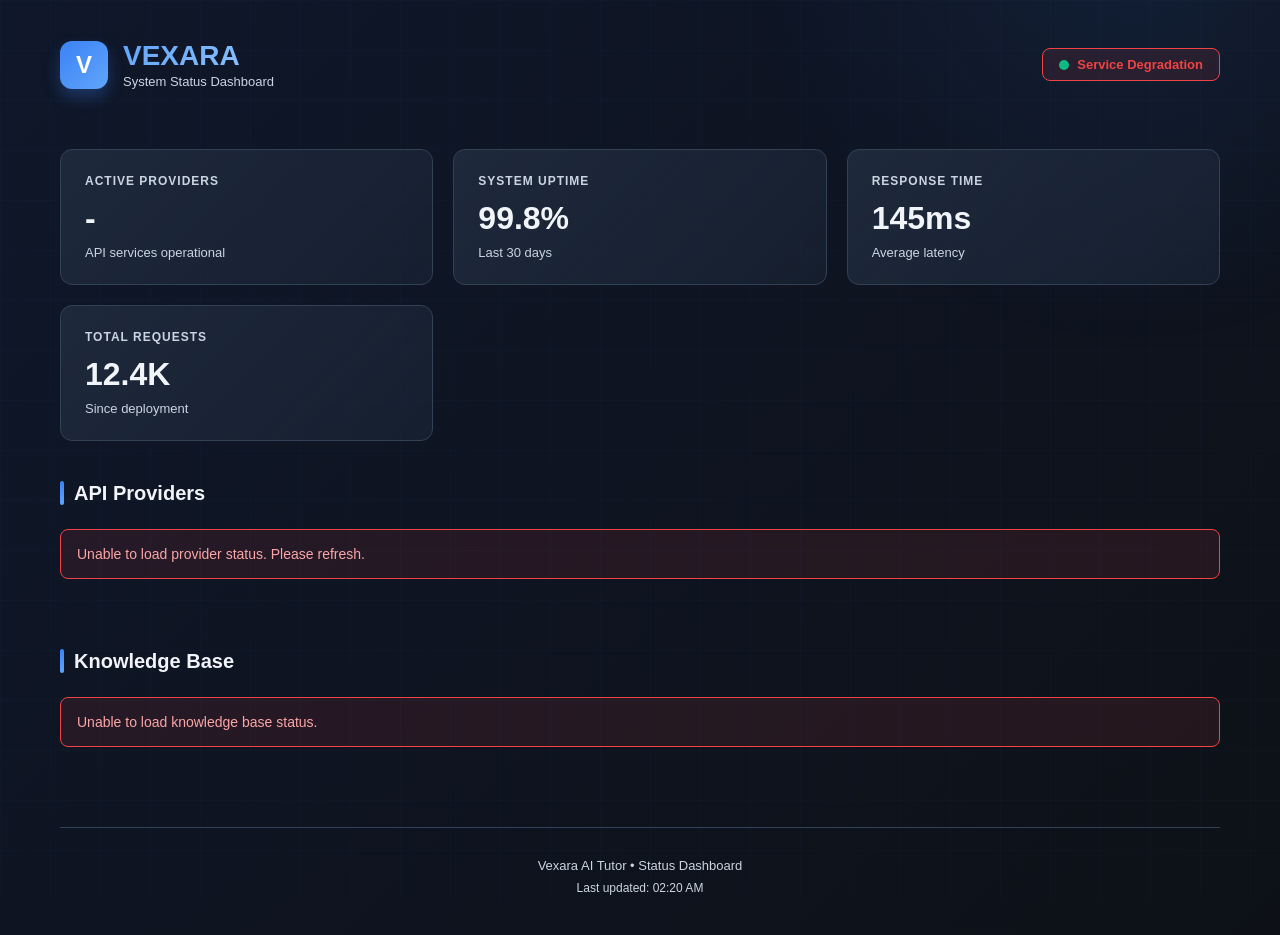
<file: status.html>
<!DOCTYPE html>
<html lang="en">
<head>
    <meta charset="UTF-8">
    <meta name="viewport" content="width=device-width, initial-scale=1.0">
    <title>Vexara Status - System Health</title>
    <style>
        * {
            margin: 0;
            padding: 0;
            box-sizing: border-box;
        }

        :root {
            --primary: #0f172a;
            --secondary: #1e293b;
            --accent: #3b82f6;
            --accent-bright: #60a5fa;
            --success: #10b981;
            --warning: #f59e0b;
            --error: #ef4444;
            --text-primary: #f1f5f9;
            --text-secondary: #cbd5e1;
            --border: #334155;
            --bg-card: #1e293b;
            --bg-hover: #2d3748;
        }

        body {
            font-family: 'Segoe UI', -apple-system, BlinkMacSystemFont, sans-serif;
            background: linear-gradient(135deg, var(--primary) 0%, #0d1117 100%);
            color: var(--text-primary);
            min-height: 100vh;
            overflow-x: hidden;
            position: relative;
        }

        /* Animated background grid */
        body::before {
            content: '';
            position: fixed;
            top: 0;
            left: 0;
            width: 100%;
            height: 100%;
            background-image: 
                linear-gradient(rgba(59, 130, 246, 0.03) 1px, transparent 1px),
                linear-gradient(90deg, rgba(59, 130, 246, 0.03) 1px, transparent 1px);
            background-size: 50px 50px;
            pointer-events: none;
            z-index: 0;
        }

        /* Glow effect background */
        body::after {
            content: '';
            position: fixed;
            top: -50%;
            right: -20%;
            width: 800px;
            height: 800px;
            background: radial-gradient(circle, rgba(59, 130, 246, 0.1) 0%, transparent 70%);
            pointer-events: none;
            z-index: 0;
        }

        .container {
            position: relative;
            z-index: 1;
            max-width: 1200px;
            margin: 0 auto;
            padding: 40px 20px;
        }

        /* Header */
        header {
            margin-bottom: 60px;
            animation: slideDown 0.6s ease-out;
        }

        @keyframes slideDown {
            from {
                opacity: 0;
                transform: translateY(-30px);
            }
            to {
                opacity: 1;
                transform: translateY(0);
            }
        }

        .header-content {
            display: flex;
            align-items: center;
            justify-content: space-between;
            flex-wrap: wrap;
            gap: 20px;
        }

        .logo-section {
            display: flex;
            align-items: center;
            gap: 15px;
        }

        .logo-icon {
            width: 48px;
            height: 48px;
            background: linear-gradient(135deg, var(--accent) 0%, var(--accent-bright) 100%);
            border-radius: 12px;
            display: flex;
            align-items: center;
            justify-content: center;
            font-weight: bold;
            font-size: 24px;
            color: white;
            box-shadow: 0 8px 16px rgba(59, 130, 246, 0.3);
        }

        .logo-text h1 {
            font-size: 28px;
            font-weight: 700;
            background: linear-gradient(135deg, var(--accent-bright) 0%, #93c5fd 100%);
            -webkit-background-clip: text;
            -webkit-text-fill-color: transparent;
            background-clip: text;
            margin: 0;
        }

        .logo-text p {
            font-size: 13px;
            color: var(--text-secondary);
            margin-top: 2px;
        }

        .status-indicator {
            display: flex;
            align-items: center;
            gap: 8px;
            padding: 8px 16px;
            background: rgba(16, 185, 129, 0.1);
            border: 1px solid var(--success);
            border-radius: 8px;
            font-size: 13px;
            font-weight: 600;
        }

        .status-dot {
            width: 10px;
            height: 10px;
            background: var(--success);
            border-radius: 50%;
            animation: pulse 2s ease-in-out infinite;
        }

        @keyframes pulse {
            0%, 100% {
                opacity: 1;
            }
            50% {
                opacity: 0.5;
            }
        }

        /* Stats Grid */
        .stats-grid {
            display: grid;
            grid-template-columns: repeat(auto-fit, minmax(280px, 1fr));
            gap: 20px;
            margin-bottom: 40px;
        }

        .stat-card {
            background: linear-gradient(135deg, var(--bg-card) 0%, rgba(30, 41, 59, 0.5) 100%);
            border: 1px solid var(--border);
            border-radius: 12px;
            padding: 24px;
            animation: fadeIn 0.5s ease-out backwards;
            transition: all 0.3s ease;
        }

        .stat-card:hover {
            border-color: var(--accent);
            background: linear-gradient(135deg, rgba(59, 130, 246, 0.05), rgba(30, 41, 59, 0.7));
            transform: translateY(-4px);
            box-shadow: 0 12px 24px rgba(59, 130, 246, 0.15);
        }

        @keyframes fadeIn {
            from {
                opacity: 0;
                transform: translateY(20px);
            }
            to {
                opacity: 1;
                transform: translateY(0);
            }
        }

        .stat-card:nth-child(2) {
            animation-delay: 0.1s;
        }

        .stat-card:nth-child(3) {
            animation-delay: 0.2s;
        }

        .stat-card:nth-child(4) {
            animation-delay: 0.3s;
        }

        .stat-label {
            font-size: 12px;
            color: var(--text-secondary);
            text-transform: uppercase;
            letter-spacing: 1px;
            margin-bottom: 12px;
            font-weight: 600;
        }

        .stat-value {
            font-size: 32px;
            font-weight: 700;
            color: var(--text-primary);
            margin-bottom: 8px;
        }

        .stat-description {
            font-size: 13px;
            color: var(--text-secondary);
        }

        /* API Providers Section */
        .section {
            margin-bottom: 50px;
        }

        .section-title {
            font-size: 20px;
            font-weight: 700;
            margin-bottom: 24px;
            color: var(--text-primary);
            display: flex;
            align-items: center;
            gap: 10px;
        }

        .section-title::before {
            content: '';
            width: 4px;
            height: 24px;
            background: linear-gradient(180deg, var(--accent) 0%, var(--accent-bright) 100%);
            border-radius: 2px;
        }

        .providers-grid {
            display: grid;
            grid-template-columns: repeat(auto-fit, minmax(300px, 1fr));
            gap: 20px;
        }

        .provider-card {
            background: linear-gradient(135deg, var(--bg-card) 0%, rgba(30, 41, 59, 0.5) 100%);
            border: 1px solid var(--border);
            border-radius: 12px;
            padding: 24px;
            animation: fadeIn 0.5s ease-out backwards;
            transition: all 0.3s ease;
            position: relative;
            overflow: hidden;
        }

        .provider-card::before {
            content: '';
            position: absolute;
            top: 0;
            left: 0;
            width: 100%;
            height: 4px;
            background: var(--error);
            transition: background 0.3s ease;
        }

        .provider-card.operational::before {
            background: var(--success);
        }

        .provider-card.degraded::before {
            background: var(--warning);
        }

        .provider-card:hover {
            border-color: var(--accent);
            transform: translateY(-4px);
            box-shadow: 0 12px 24px rgba(59, 130, 246, 0.15);
        }

        .provider-header {
            display: flex;
            justify-content: space-between;
            align-items: start;
            margin-bottom: 16px;
        }

        .provider-name {
            font-size: 16px;
            font-weight: 700;
            color: var(--text-primary);
        }

        .provider-status {
            display: inline-flex;
            align-items: center;
            gap: 6px;
            padding: 6px 12px;
            background: rgba(16, 185, 129, 0.1);
            border-radius: 6px;
            font-size: 12px;
            font-weight: 600;
            color: var(--success);
        }

        .provider-status.down {
            background: rgba(239, 68, 68, 0.1);
            color: var(--error);
        }

        .provider-status.degraded {
            background: rgba(245, 158, 11, 0.1);
            color: var(--warning);
        }

        .status-dot-small {
            width: 8px;
            height: 8px;
            background: currentColor;
            border-radius: 50%;
            display: inline-block;
        }

        .provider-details {
            font-size: 13px;
            color: var(--text-secondary);
            line-height: 1.6;
        }

        .detail-row {
            display: flex;
            justify-content: space-between;
            padding: 8px 0;
            border-bottom: 1px solid rgba(52, 65, 83, 0.5);
        }

        .detail-row:last-child {
            border-bottom: none;
        }

        .detail-label {
            color: var(--text-secondary);
        }

        .detail-value {
            color: var(--text-primary);
            font-weight: 600;
        }

        /* Loading states */
        .skeleton {
            background: linear-gradient(90deg, rgba(59, 130, 246, 0.1), rgba(59, 130, 246, 0.05), rgba(59, 130, 246, 0.1));
            background-size: 200% 100%;
            animation: loading 1.5s infinite;
        }

        @keyframes loading {
            0% {
                background-position: 200% 0;
            }
            100% {
                background-position: -200% 0;
            }
        }

        /* Footer */
        footer {
            border-top: 1px solid var(--border);
            padding-top: 30px;
            margin-top: 60px;
            text-align: center;
            color: var(--text-secondary);
            font-size: 13px;
        }

        .last-update {
            font-size: 12px;
            color: var(--text-secondary);
            margin-top: 8px;
        }

        /* Responsive */
        @media (max-width: 768px) {
            .container {
                padding: 20px 16px;
            }

            .header-content {
                flex-direction: column;
                align-items: flex-start;
            }

            .logo-text h1 {
                font-size: 24px;
            }

            .stat-value {
                font-size: 24px;
            }

            .stats-grid {
                grid-template-columns: 1fr;
            }

            .providers-grid {
                grid-template-columns: 1fr;
            }
        }

        /* Error state */
        .error-message {
            background: rgba(239, 68, 68, 0.1);
            border: 1px solid var(--error);
            border-radius: 8px;
            padding: 16px;
            color: #fca5a5;
            font-size: 14px;
            margin-bottom: 20px;
        }

        .success-message {
            background: rgba(16, 185, 129, 0.1);
            border: 1px solid var(--success);
            border-radius: 8px;
            padding: 16px;
            color: #86efac;
            font-size: 14px;
            margin-bottom: 20px;
        }
    </style>
</head>
<body>
    <div class="container">
        <!-- Header -->
        <header>
            <div class="header-content">
                <div class="logo-section">
                    <div class="logo-icon">V</div>
                    <div class="logo-text">
                        <h1>VEXARA</h1>
                        <p>System Status Dashboard</p>
                    </div>
                </div>
                <div class="status-indicator">
                    <span class="status-dot"></span>
                    <span id="overall-status">All Systems Operational</span>
                </div>
            </div>
        </header>

        <!-- Stats Grid -->
        <div class="stats-grid">
            <div class="stat-card">
                <div class="stat-label">Active Providers</div>
                <div class="stat-value" id="active-providers">-</div>
                <div class="stat-description">API services operational</div>
            </div>
            <div class="stat-card">
                <div class="stat-label">System Uptime</div>
                <div class="stat-value" id="system-uptime">-</div>
                <div class="stat-description">Last 30 days</div>
            </div>
            <div class="stat-card">
                <div class="stat-label">Response Time</div>
                <div class="stat-value" id="response-time">-</div>
                <div class="stat-description">Average latency</div>
            </div>
            <div class="stat-card">
                <div class="stat-label">Total Requests</div>
                <div class="stat-value" id="total-requests">-</div>
                <div class="stat-description">Since deployment</div>
            </div>
        </div>

        <!-- API Providers Status -->
        <section class="section">
            <h2 class="section-title">API Providers</h2>
            <div class="providers-grid" id="providers-container">
                <div class="provider-card skeleton">
                    <div style="height: 100px;"></div>
                </div>
                <div class="provider-card skeleton">
                    <div style="height: 100px;"></div>
                </div>
                <div class="provider-card skeleton">
                    <div style="height: 100px;"></div>
                </div>
            </div>
        </section>

        <!-- Knowledge Base Status -->
        <section class="section">
            <h2 class="section-title">Knowledge Base</h2>
            <div class="providers-grid" id="kb-container">
                <div class="provider-card skeleton">
                    <div style="height: 100px;"></div>
                </div>
            </div>
        </section>

        <!-- Footer -->
        <footer>
            <div>Vexara AI Tutor • Status Dashboard</div>
            <div class="last-update">Last updated: <span id="last-update">--:-- --</span></div>
        </footer>
    </div>

    <script>
        const API_BASE = 'https://aivexara.xyz'; // Update based on your backend URL

        // Fetch provider status
        async function fetchProviderStatus() {
            try {
                const response = await fetch(`${API_BASE}/api/providers/status`);
                if (!response.ok) throw new Error('Failed to fetch provider status');
                return await response.json();
            } catch (err) {
                console.error('Provider status error:', err);
                return null;
            }
        }

        // Fetch KB status
        async function fetchKBStatus() {
            try {
                const response = await fetch(`${API_BASE}/debug/kb_status`);
                if (!response.ok) throw new Error('Failed to fetch KB status');
                return await response.json();
            } catch (err) {
                console.error('KB status error:', err);
                return null;
            }
        }

        // Render provider cards
        function renderProviders(data) {
            const container = document.getElementById('providers-container');
            if (!data) {
                container.innerHTML = '<div class="error-message">Unable to load provider status. Please refresh.</div>';
                return;
            }

            let operationalCount = 0;
            let html = '';

            for (const [provider, status] of Object.entries(data)) {
                const isOperational = status === 'operational';
                const isDegraded = status === 'degraded';
                if (isOperational) operationalCount++;

                const statusClass = isOperational ? 'operational' : isDegraded ? 'degraded' : '';
                const statusText = isOperational ? 'Operational' : isDegraded ? 'Degraded' : 'Down';
                const statusBadgeClass = isDegraded ? 'degraded' : !isOperational ? 'down' : '';

                html += `
                    <div class="provider-card ${statusClass}">
                        <div class="provider-header">
                            <div class="provider-name">${provider.toUpperCase()}</div>
                            <div class="provider-status ${statusBadgeClass}">
                                <span class="status-dot-small"></span>
                                ${statusText}
                            </div>
                        </div>
                        <div class="provider-details">
                            <div class="detail-row">
                                <span class="detail-label">Status</span>
                                <span class="detail-value">${statusText}</span>
                            </div>
                            <div class="detail-row">
                                <span class="detail-label">Provider</span>
                                <span class="detail-value">${provider}</span>
                            </div>
                        </div>
                    </div>
                `;
            }

            container.innerHTML = html;
            document.getElementById('active-providers').textContent = operationalCount;

            return operationalCount;
        }

        // Render KB status
        function renderKBStatus(data) {
            const container = document.getElementById('kb-container');
            if (!data) {
                container.innerHTML = '<div class="error-message">Unable to load knowledge base status.</div>';
                return;
            }

            const { chunks_loaded, metadata } = data;
            const isHealthy = chunks_loaded > 0;

            const html = `
                <div class="provider-card ${isHealthy ? 'operational' : ''}">
                    <div class="provider-header">
                        <div class="provider-name">SEE Mathematics Curriculum</div>
                        <div class="provider-status ${isHealthy ? '' : 'down'}">
                            <span class="status-dot-small"></span>
                            ${isHealthy ? 'Loaded' : 'Error'}
                        </div>
                    </div>
                    <div class="provider-details">
                        <div class="detail-row">
                            <span class="detail-label">Chunks Loaded</span>
                            <span class="detail-value">${chunks_loaded.toLocaleString()}</span>
                        </div>
                        <div class="detail-row">
                            <span class="detail-label">Config Status</span>
                            <span class="detail-value">${metadata?.status || 'Ready'}</span>
                        </div>
                        <div class="detail-row">
                            <span class="detail-label">Topics Covered</span>
                            <span class="detail-value">7/7</span>
                        </div>
                    </div>
                </div>
            `;

            container.innerHTML = html;
        }

        // Update last update time
        function updateLastUpdate() {
            const now = new Date();
            const timeStr = now.toLocaleTimeString('en-US', { hour: '2-digit', minute: '2-digit', hour12: true });
            document.getElementById('last-update').textContent = timeStr;
        }

        // Generate mock stats (replace with real data from backend)
        function generateStats(operationalCount) {
            document.getElementById('system-uptime').textContent = '99.8%';
            document.getElementById('response-time').textContent = '145ms';
            document.getElementById('total-requests').textContent = '12.4K';

            // Update overall status
            const statusIndicator = document.getElementById('overall-status');
            const statusCard = document.querySelector('.status-indicator');
            
            if (operationalCount >= 3) {
                statusIndicator.textContent = 'All Systems Operational';
                statusCard.style.borderColor = 'var(--success)';
                statusCard.style.background = 'rgba(16, 185, 129, 0.1)';
                statusCard.style.color = 'var(--success)';
            } else if (operationalCount >= 2) {
                statusIndicator.textContent = 'Degraded Performance';
                statusCard.style.borderColor = 'var(--warning)';
                statusCard.style.background = 'rgba(245, 158, 11, 0.1)';
                statusCard.style.color = 'var(--warning)';
            } else {
                statusIndicator.textContent = 'Service Degradation';
                statusCard.style.borderColor = 'var(--error)';
                statusCard.style.background = 'rgba(239, 68, 68, 0.1)';
                statusCard.style.color = 'var(--error)';
            }
        }

        // Initialize
        async function init() {
            updateLastUpdate();

            const providerData = await fetchProviderStatus();
            const operationalCount = renderProviders(providerData) || 0;

            const kbData = await fetchKBStatus();
            renderKBStatus(kbData);

            generateStats(operationalCount);

            // Refresh every 30 seconds
            setInterval(async () => {
                updateLastUpdate();
                const newProviderData = await fetchProviderStatus();
                renderProviders(newProviderData);
                const newKBData = await fetchKBStatus();
                renderKBStatus(newKBData);
            }, 30000);
        }

        // Run on page load
        if (document.readyState === 'loading') {
            document.addEventListener('DOMContentLoaded', init);
        } else {
            init();
        }
    </script>
</body>
</html>
</file>
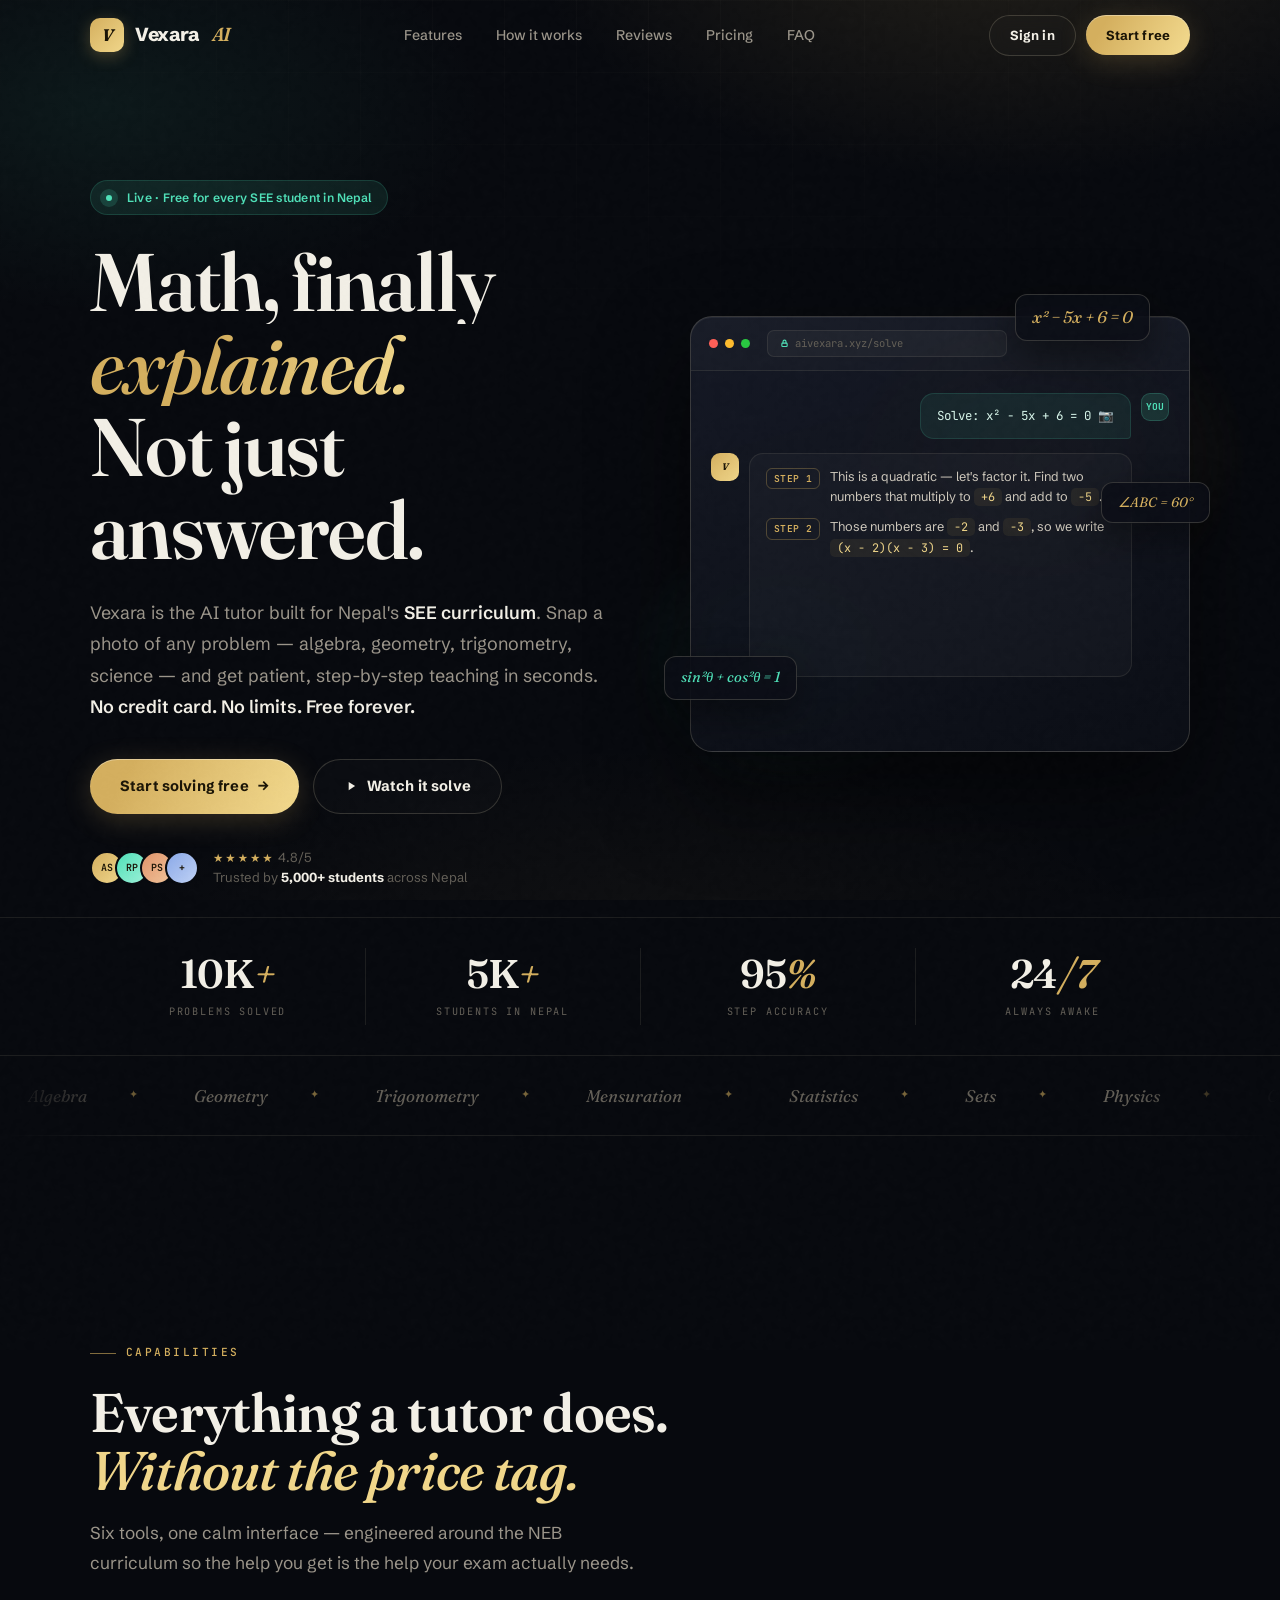
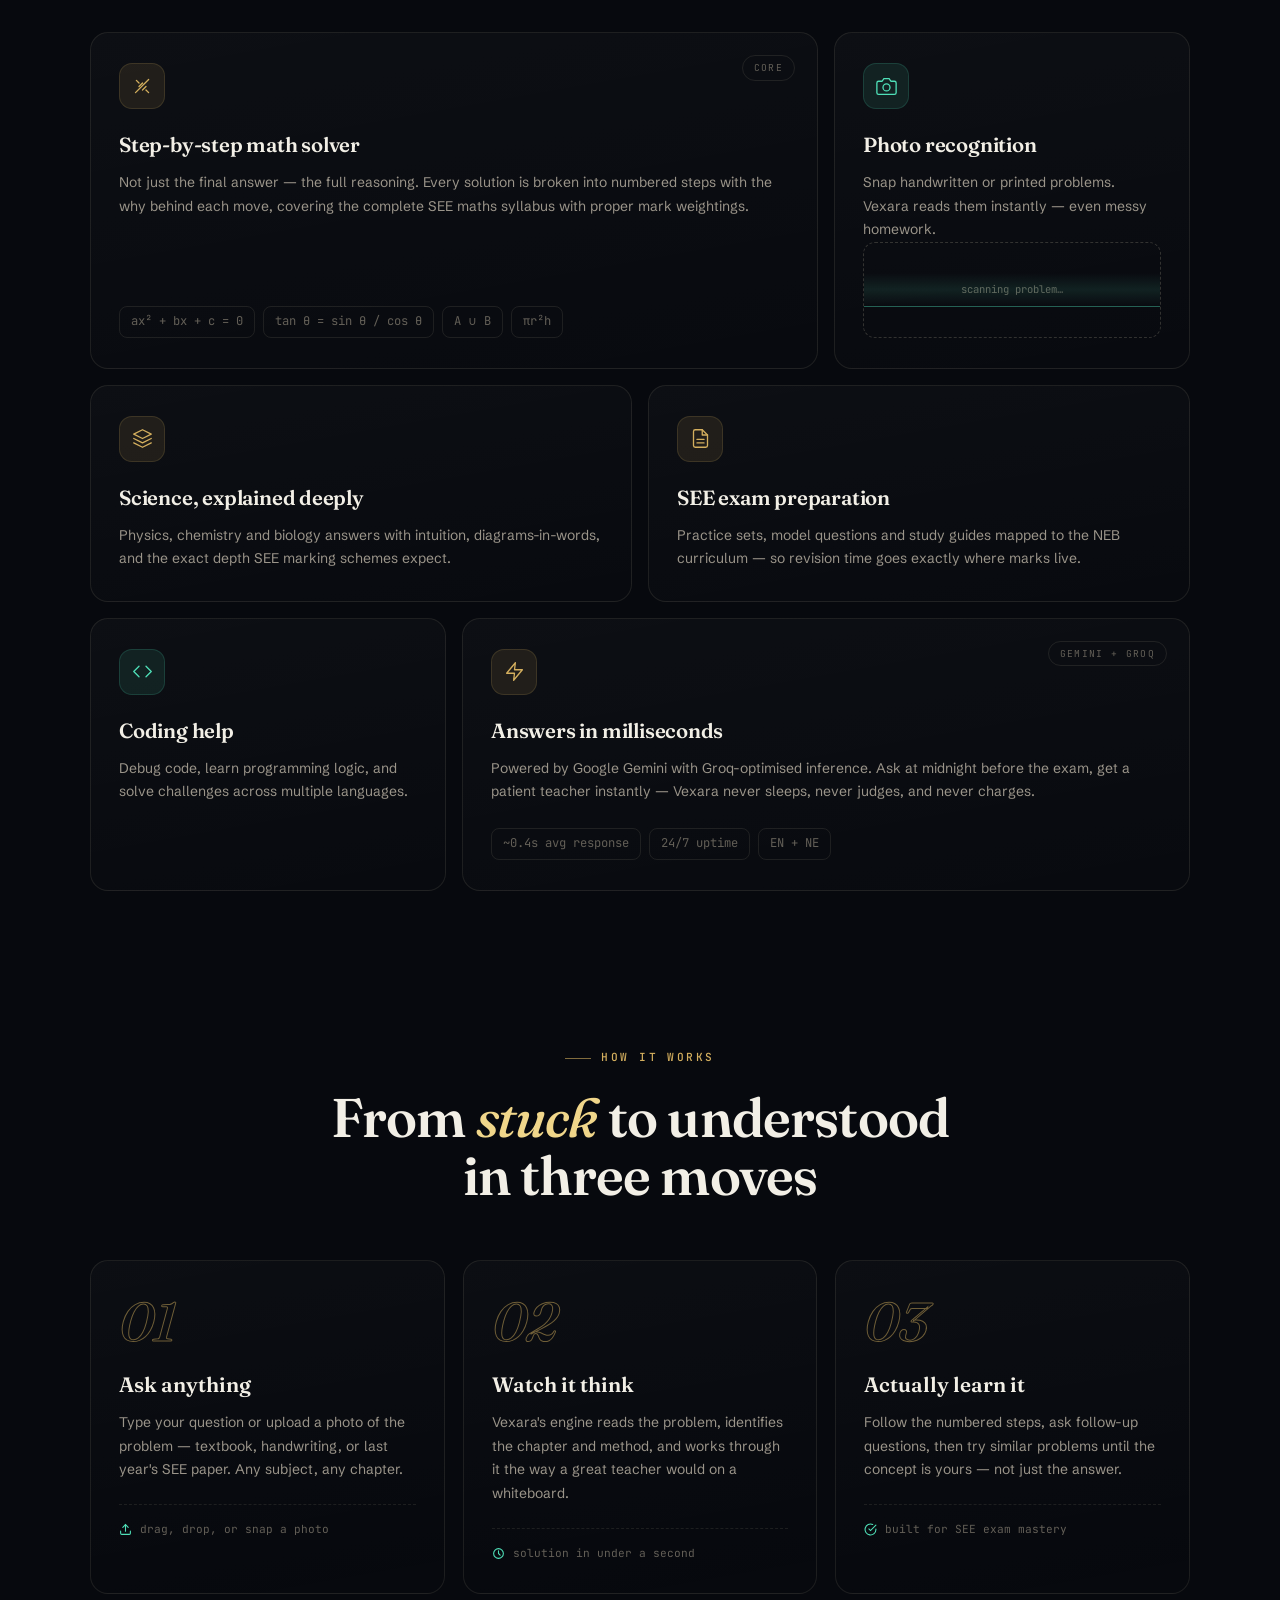
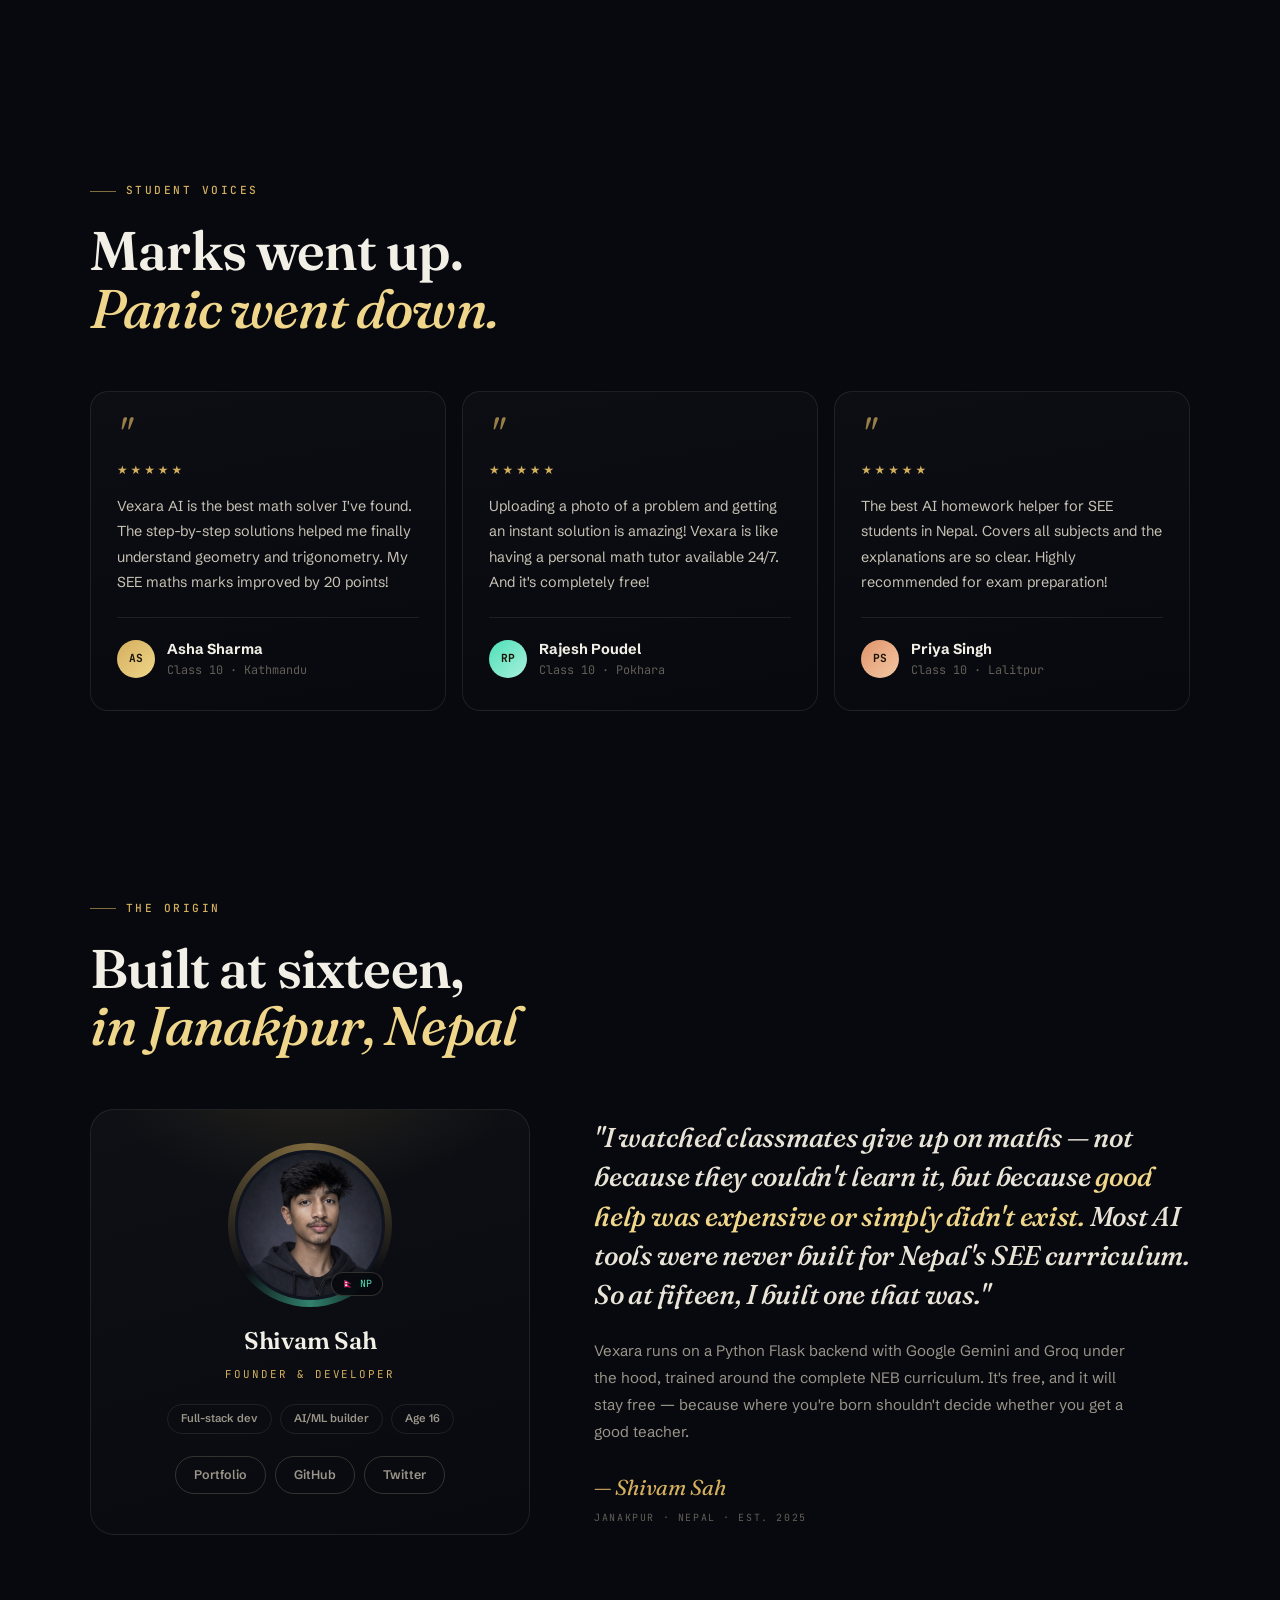
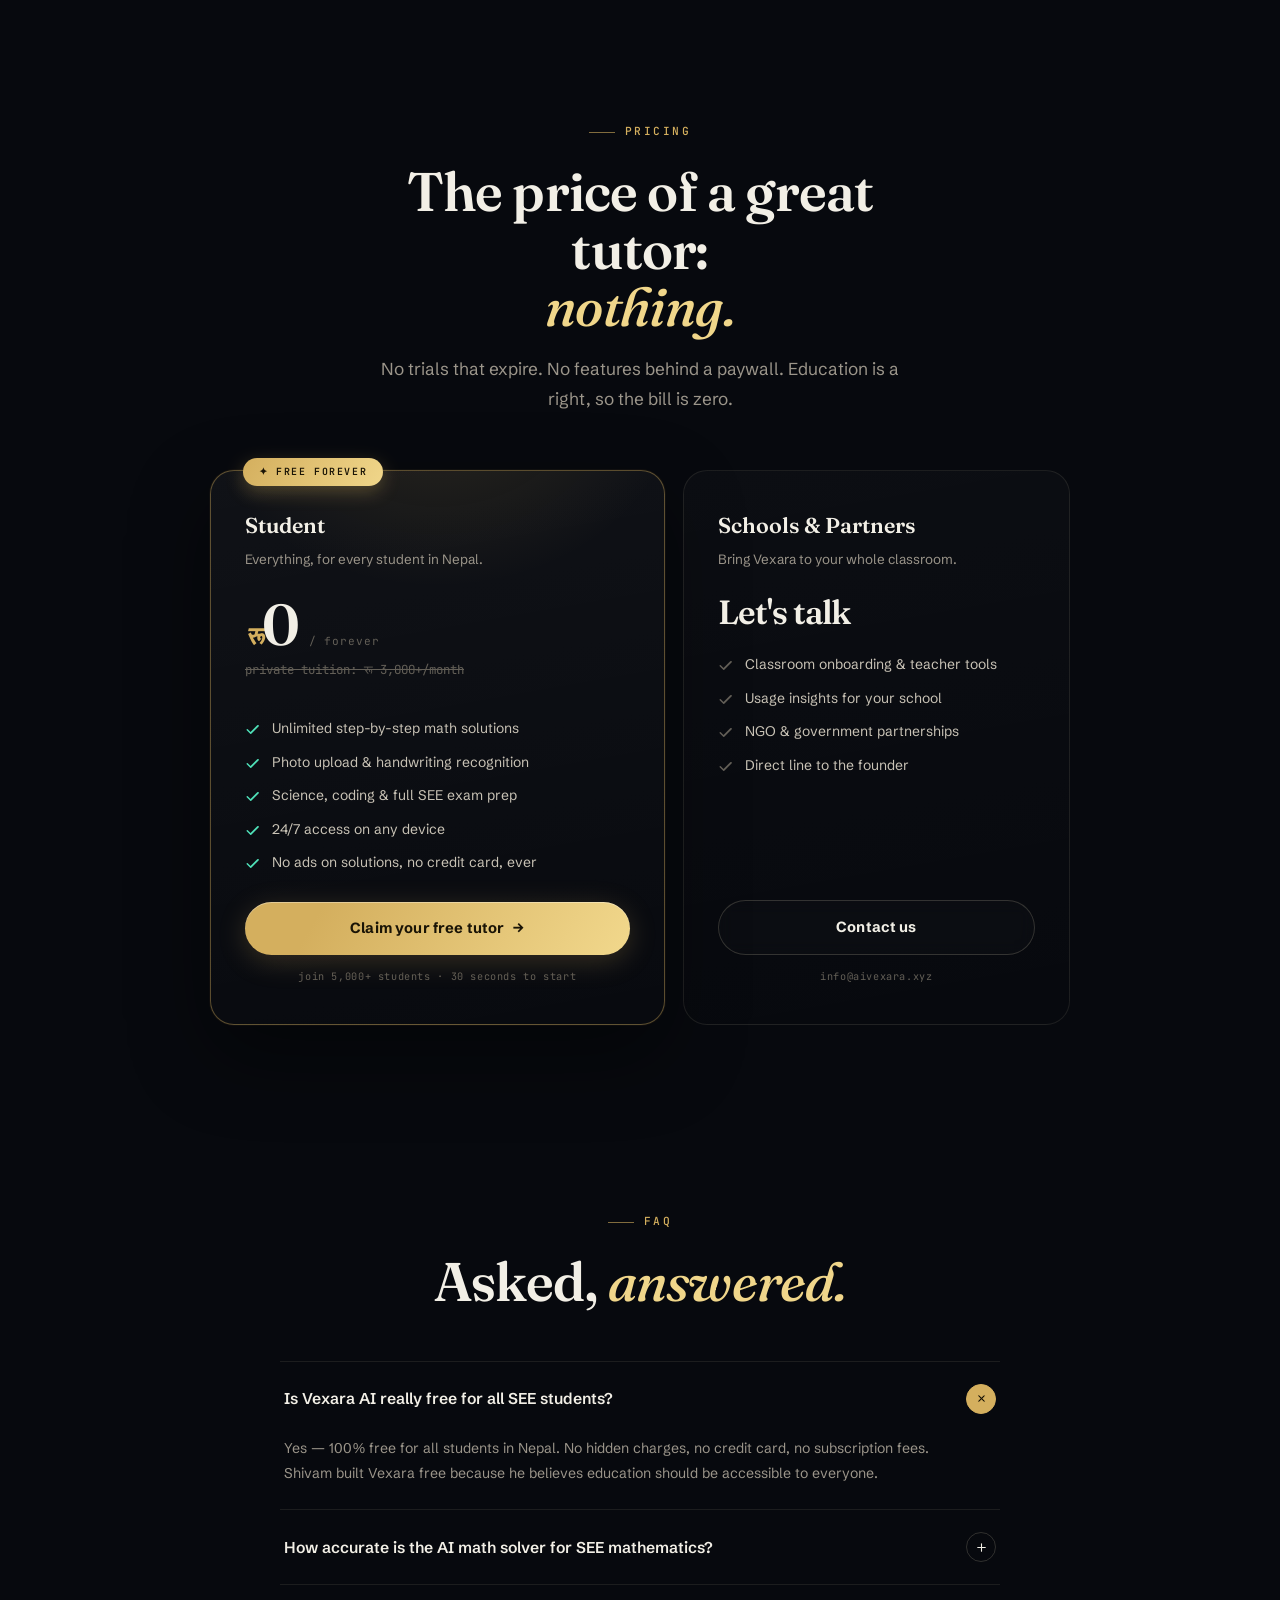
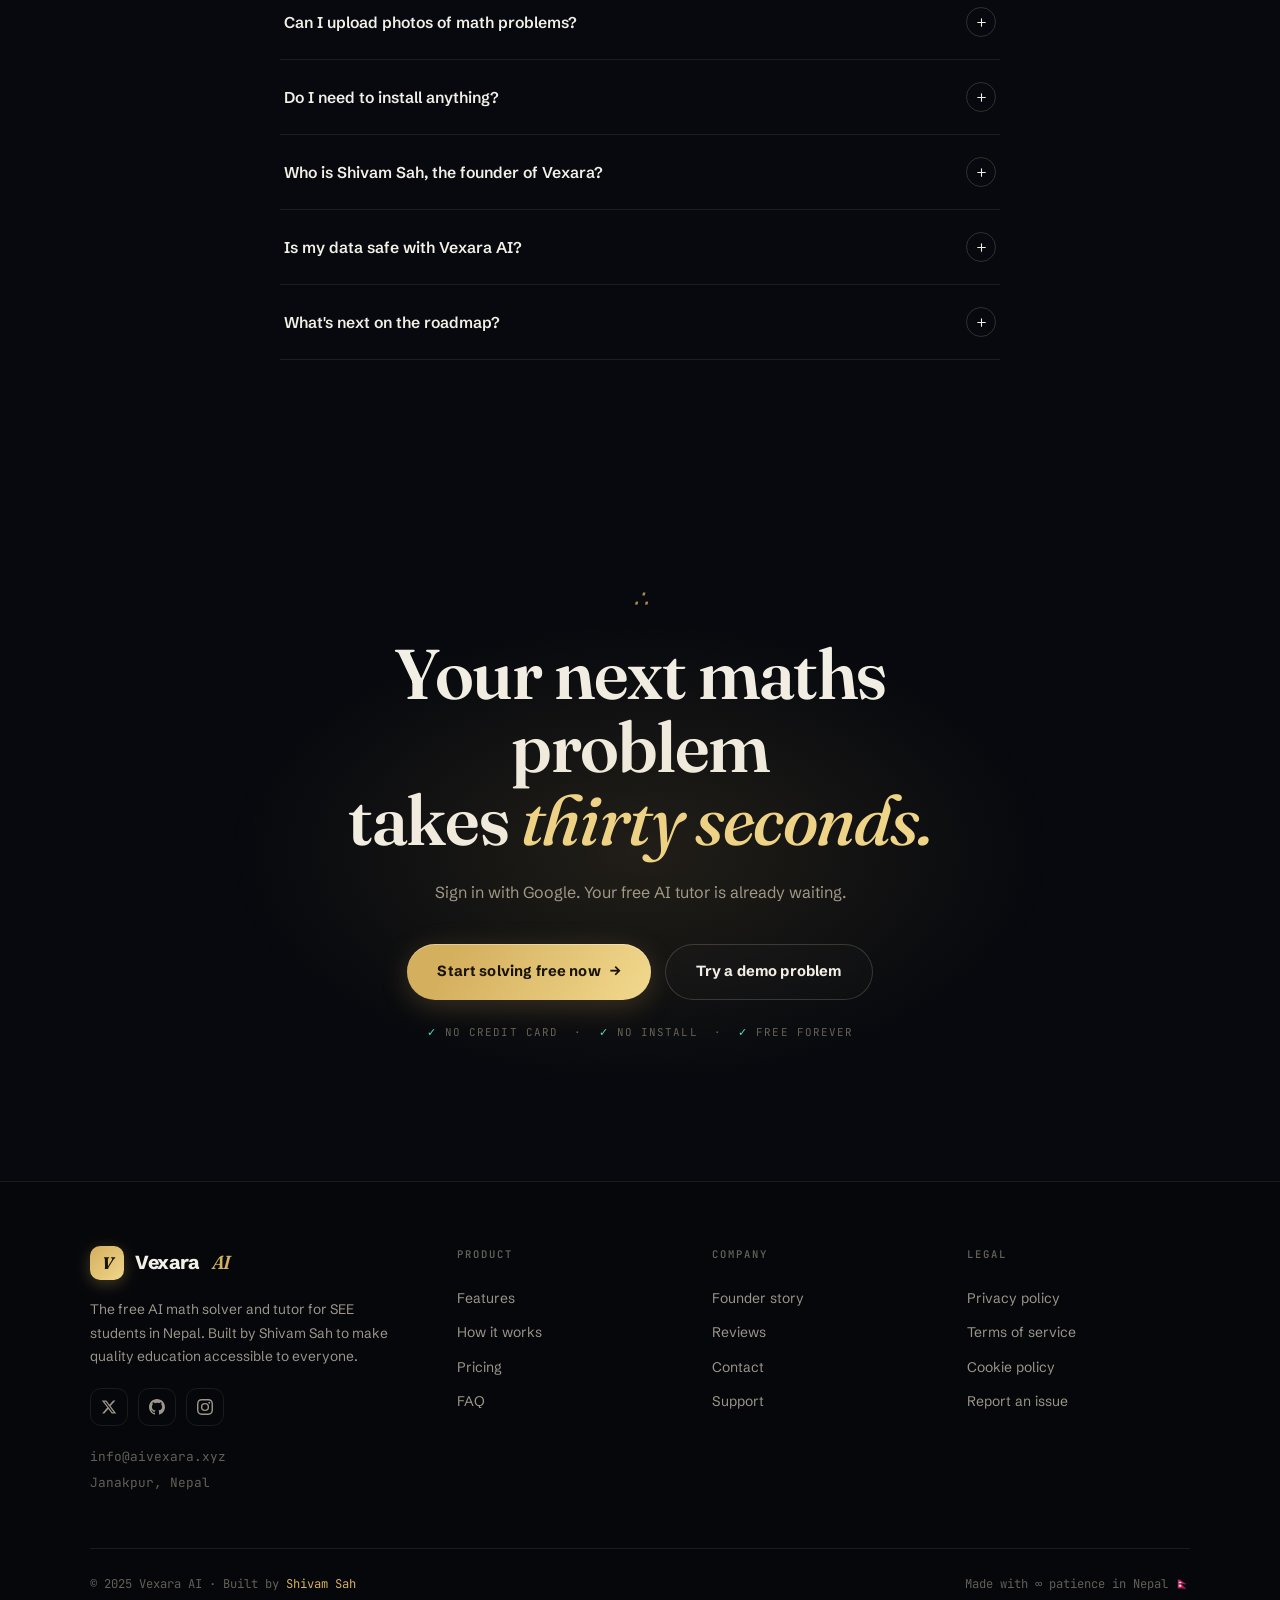
<file: templates/login.html>
<!DOCTYPE html>
<html lang="en">
<head>
  <meta charset="UTF-8">
  <meta name="viewport" content="width=device-width, initial-scale=1.0, viewport-fit=cover">

  <!-- Google tag (gtag.js) -->
  <script async src="https://www.googletagmanager.com/gtag/js?id=G-1RD92MPXP2"></script>
  <script>
    window.dataLayer = window.dataLayer || [];
    function gtag(){dataLayer.push(arguments);}
    gtag('js', new Date());
    gtag('config', 'G-1RD92MPXP2');
  </script>

  <!-- Microsoft Clarity -->
  <script type="text/javascript">
    (function(c,l,a,r,i,t,y){
      c[a]=c[a]||function(){(c[a].q=c[a].q||[]).push(arguments)};
      t=l.createElement(r);t.async=1;t.src="https://www.clarity.ms/tag/"+i;
      y=l.getElementsByTagName(r)[0];y.parentNode.insertBefore(t,y);
    })(window, document, "clarity", "script", "wnyefz75i2");
  </script>

  <!-- Primary Meta Tags -->
  <title>Vexara AI — #1 Nepali AI Math Solver | Free AI Tutor for SEE Students</title>
  <meta name="title" content="Vexara AI - Best Nepali AI Math Solver | Nepal AI, Math AI for Students">
  <meta name="description" content="Vexara AI - The #1 Nepal AI and Nepali AI math solver. Use Math AI for instant SEE solutions. Vexara is the best AI math tutor in Nepal. Free, no signup needed. Supports all math topics.">
  <meta name="keywords" content="Vexara, Vexara AI, Nepal AI, Nepali AI, AI Nepal, Math AI, Vexara math, Nepal math AI, Nepali math solver, Nepal online tutor, AI math solver Nepal, SEE math solver, AI homework help Nepal, Vexara AI math, free math AI, Nepal education AI, math tutor Nepal, AI tutor Nepal, geometry solver, algebra solver, trigonometry Nepal, Vexara app, best AI app Nepal">
  <meta name="author" content="Shivam Sah">
  <meta name="robots" content="index, follow, max-snippet:-1, max-image-preview:large, max-video-preview:-1">
  <link rel="canonical" href="https://aivexara.xyz/">

  <!-- Open Graph -->
  <meta property="og:type" content="website">
  <meta property="og:url" content="https://aivexara.xyz/">
  <meta property="og:title" content="Vexara AI - #1 Nepal AI and Nepali AI Math Solver">
  <meta property="og:description" content="Vexara AI - Best Nepal AI math solver for SEE students. Math AI that actually works. Free Nepali AI tutor. Get instant answers to all math problems.">
  <meta property="og:image" content="https://aivexara.xyz/og-image.jpg">
  <meta property="og:site_name" content="Vexara AI">
  <meta property="og:locale" content="en_US">
  <meta property="og:locale:alternate" content="ne_NP">

  <!-- Twitter -->
  <meta name="twitter:card" content="summary_large_image">
  <meta name="twitter:url" content="https://aivexara.xyz/">
  <meta name="twitter:title" content="Vexara - The Best Nepal AI Math Solver">
  <meta name="twitter:description" content="Free Nepali AI math solver. Math AI for SEE students in Nepal. Use Vexara to solve any math problem instantly.">
  <meta name="twitter:image" content="https://aivexara.xyz/og-image.jpg">

  <!-- Geo -->
  <meta name="geo.region" content="NP">
  <meta name="geo.placename" content="Nepal">
  <meta name="apple-mobile-web-app-title" content="Vexara AI">
  <meta name="application-name" content="Vexara AI">

  <link rel="icon" type="image/x-icon" href="https://aivexara.xyz/favicon.ico">
  <link rel="icon" type="image/png" href="/static/images/vexara-new1-removebg-preview.png">
  <link rel="apple-touch-icon" href="https://aivexara.xyz/apple-touch-icon.png">

  <!-- Schema: SoftwareApplication -->
  <script type="application/ld+json">
  {
    "@context": "https://schema.org",
    "@type": "SoftwareApplication",
    "name": "Vexara AI",
    "alternateName": ["Vexara", "Math AI", "Nepal AI"],
    "description": "Vexara AI - The best Math AI app for SEE students in Nepal. Instant solutions to all math problems powered by Google Gemini.",
    "url": "https://aivexara.xyz",
    "image": "https://aivexara.xyz/og-image.jpg",
    "applicationCategory": ["EducationalApplication", "Productivity"],
    "operatingSystem": "Web-based (All devices)",
    "offers": { "@type": "Offer", "price": "0", "priceCurrency": "USD", "availability": "https://schema.org/InStock" },
    "aggregateRating": { "@type": "AggregateRating", "ratingValue": "4.8", "ratingCount": "150", "bestRating": "5", "worstRating": "1" },
    "author": { "@type": "Person", "name": "Shivam Sah" },
    "featureList": ["AI Math Solver","Step-by-step solutions","Photo recognition","SEE curriculum support","Real-time help","100% Free"],
    "inLanguage": ["en", "ne"]
  }
  </script>

  <!-- Schema: WebSite -->
  <script type="application/ld+json">
  {
    "@context": "https://schema.org",
    "@type": "WebSite",
    "name": "Vexara AI",
    "alternateName": ["Vexara", "Vexara Math"],
    "url": "https://aivexara.xyz",
    "sameAs": ["https://twitter.com/vexara_ai","https://www.instagram.com/vexara.shivam","https://github.com/shivam-website"]
  }
  </script>

  <!-- Schema: Organization -->
  <script type="application/ld+json">
  {
    "@context": "https://schema.org",
    "@type": "Organization",
    "name": "Vexara AI",
    "alternateName": ["Vexara", "Vexara Math", "Nepal AI", "Nepali AI"],
    "url": "https://aivexara.xyz",
    "logo": "https://aivexara.xyz/logo.png",
    "description": "Vexara AI is the #1 Nepal AI and Nepali AI math solver for SEE students. Best Math AI app in Nepal.",
    "sameAs": ["https://twitter.com/vexara_ai","https://www.instagram.com/vexara.shivam","https://github.com/shivam-website"],
    "foundingDate": "2025",
    "areaServed": { "@type": "Country", "name": "NP" },
    "founder": { "@type": "Person", "name": "Shivam Sah" },
    "contactPoint": { "@type": "ContactPoint", "contactType": "Customer Service", "email": "info@aivexara.xyz" }
  }
  </script>

  <!-- Schema: Person (Founder) -->
  <script type="application/ld+json">
  {
    "@context": "https://schema.org/",
    "@type": "Person",
    "name": "Shivam Sah",
    "url": "https://shivam.aivexara.xyz",
    "image": "https://aivexara.xyz/shivam.jpg",
    "description": "Founder and Developer of Vexara AI. Student developer and startup builder from Nepal creating AI-powered educational tools.",
    "jobTitle": "Founder & Developer",
    "sameAs": ["https://github.com/shivam-website","https://twitter.com/shivam_sah","https://linkedin.com/in/shivam-sah"],
    "worksFor": { "@type": "Organization", "name": "Vexara AI", "url": "https://aivexara.xyz" }
  }
  </script>

  <!-- Schema: FAQPage -->
  <script type="application/ld+json">
  {
    "@context": "https://schema.org",
    "@type": "FAQPage",
    "mainEntity": [
      { "@type": "Question", "name": "Is Vexara AI completely free?", "acceptedAnswer": { "@type": "Answer", "text": "Yes, Vexara AI is 100% free. No credit card required. Unlimited access to AI-powered math solutions for all SEE students." } },
      { "@type": "Question", "name": "How accurate is Vexara AI for SEE math?", "acceptedAnswer": { "@type": "Answer", "text": "Vexara AI uses advanced AI models (Google Gemini) trained on SEE curriculum. It handles all SEE math topics: Algebra, Geometry, Trigonometry, Statistics, Sets, Mensuration, and Arithmetic with high accuracy." } },
      { "@type": "Question", "name": "Can I upload images of math problems?", "acceptedAnswer": { "@type": "Answer", "text": "Yes! You can upload photos of handwritten or printed math problems, and Vexara AI will recognize and solve them step-by-step." } },
      { "@type": "Question", "name": "Do I need to install anything?", "acceptedAnswer": { "@type": "Answer", "text": "No installation needed. Vexara AI works directly in your web browser. Just visit aivexara.xyz, log in, and start solving!" } },
      { "@type": "Question", "name": "Is my data safe with Vexara AI?", "acceptedAnswer": { "@type": "Answer", "text": "Yes. We use industry-standard encryption and follow strict privacy policies. Your data is never shared with third parties." } },
      { "@type": "Question", "name": "What devices does Vexara work on?", "acceptedAnswer": { "@type": "Answer", "text": "Vexara AI works on all devices: smartphones, tablets, laptops, and desktops. It's optimized for mobile and desktop browsing." } }
    ]
  }
  </script>

  <link rel="preconnect" href="https://fonts.googleapis.com">
  <link rel="preconnect" href="https://fonts.gstatic.com" crossorigin>
  <link href="https://fonts.googleapis.com/css2?family=Fraunces:ital,opsz,wght@0,9..144,400;0,9..144,500;0,9..144,600;0,9..144,700;1,9..144,400;1,9..144,500;1,9..144,600&family=Schibsted+Grotesk:ital,wght@0,400;0,500;0,600;0,700;0,800;1,400&family=JetBrains+Mono:wght@400;500;600&display=swap" rel="stylesheet">

  <style>
    /* ════════════════════════════════════════════════
       VEXARA — Obsidian Editorial
       Display: Fraunces · Body: Schibsted Grotesk · Mono: JetBrains Mono
    ════════════════════════════════════════════════ */
    :root {
      --ink: #07090e;
      --ink-2: #0b0e16;
      --ink-3: #10141f;
      --line: rgba(235, 224, 195, 0.09);
      --line-strong: rgba(235, 224, 195, 0.18);
      --gold: #d4af5e;
      --gold-hi: #f0d68a;
      --gold-soft: rgba(212, 175, 94, 0.1);
      --mint: #4fe0b8;
      --mint-soft: rgba(79, 224, 184, 0.09);
      --paper: #f2efe6;
      --mut: #9b958a;
      --dim: #635f57;
      --serif: 'Fraunces', Georgia, serif;
      --sans: 'Schibsted Grotesk', system-ui, sans-serif;
      --mono: 'JetBrains Mono', monospace;
      --wrap: 1180px;
      --r: 18px;
      --ease: cubic-bezier(0.22, 1, 0.36, 1);
    }

    *, *::before, *::after { margin: 0; padding: 0; box-sizing: border-box; }
    html { scroll-behavior: smooth; -webkit-font-smoothing: antialiased; text-rendering: optimizeLegibility; }
    body {
      font-family: var(--sans);
      background: var(--ink);
      color: var(--paper);
      line-height: 1.6;
      overflow-x: hidden;
    }
    ::selection { background: rgba(212, 175, 94, 0.28); color: #fff8e7; }
    a { color: inherit; text-decoration: none; }
    button { font: inherit; color: inherit; background: none; border: none; cursor: pointer; }
    img { max-width: 100%; display: block; }
    ul { list-style: none; }

    :focus-visible { outline: 2px solid var(--gold); outline-offset: 3px; border-radius: 4px; }

    .wrap { max-width: var(--wrap); margin: 0 auto; padding: 0 24px; }
    @media (min-width: 1024px) { .wrap { padding: 0 40px; } }

    /* ── Atmosphere: aurora + grain + grid ── */
    .atmosphere {
      position: fixed; inset: 0; z-index: -2; pointer-events: none;
      background:
        radial-gradient(ellipse 60% 45% at 78% -8%, rgba(212,175,94,0.13), transparent 62%),
        radial-gradient(ellipse 50% 38% at 8% 12%, rgba(79,224,184,0.07), transparent 60%),
        radial-gradient(ellipse 70% 50% at 50% 115%, rgba(212,175,94,0.06), transparent 65%),
        var(--ink);
    }
    .atmosphere::before {
      content: ''; position: absolute; inset: 0;
      background-image:
        linear-gradient(rgba(235,224,195,0.025) 1px, transparent 1px),
        linear-gradient(90deg, rgba(235,224,195,0.025) 1px, transparent 1px);
      background-size: 72px 72px;
      mask-image: radial-gradient(ellipse 90% 60% at 50% 0%, black 0%, transparent 78%);
      -webkit-mask-image: radial-gradient(ellipse 90% 60% at 50% 0%, black 0%, transparent 78%);
    }
    .grain {
      position: fixed; inset: -50%; z-index: 999; pointer-events: none; opacity: 0.32;
      background-image: url("data:image/svg+xml,%3Csvg viewBox='0 0 256 256' xmlns='http://www.w3.org/2000/svg'%3E%3Cfilter id='n'%3E%3CfeTurbulence type='fractalNoise' baseFrequency='0.85' numOctaves='2' stitchTiles='stitch'/%3E%3CfeColorMatrix type='saturate' values='0'/%3E%3C/filter%3E%3Crect width='100%25' height='100%25' filter='url(%23n)' opacity='0.05'/%3E%3C/svg%3E");
      animation: grainShift 9s steps(6) infinite;
    }
    @keyframes grainShift {
      0%,100% { transform: translate(0,0); } 20% { transform: translate(-2%,3%); }
      40% { transform: translate(3%,-2%); } 60% { transform: translate(-3%,-3%); } 80% { transform: translate(2%,2%); }
    }

    /* ── Scroll progress ── */
    .progress {
      position: fixed; top: 0; left: 0; height: 2px; width: 0%;
      background: linear-gradient(90deg, var(--gold), var(--gold-hi));
      z-index: 1100; transition: width 0.1s linear;
    }

    /* ── Reveal system ── */
    [data-reveal] {
      opacity: 0; transform: translateY(26px);
      transition: opacity 0.9s var(--ease), transform 0.9s var(--ease);
      transition-delay: var(--d, 0s);
    }
    [data-reveal].in { opacity: 1; transform: none; }

    /* ── Buttons ── */
    .btn {
      display: inline-flex; align-items: center; justify-content: center; gap: 9px;
      font-family: var(--sans); font-weight: 700; font-size: 0.92rem; letter-spacing: 0.01em;
      padding: 15px 30px; border-radius: 100px; min-height: 50px; white-space: nowrap;
      transition: transform 0.45s var(--ease), box-shadow 0.45s var(--ease), background 0.3s ease, border-color 0.3s ease, color 0.3s ease;
      position: relative; overflow: hidden;
    }
    .btn--gold {
      background: linear-gradient(120deg, var(--gold) 10%, var(--gold-hi) 50%, var(--gold) 90%);
      background-size: 200% 100%;
      color: #1a1406;
      box-shadow: 0 6px 28px rgba(212,175,94,0.22), inset 0 1px 0 rgba(255,255,255,0.35);
    }
    .btn--gold:hover {
      transform: translateY(-2px);
      background-position: 100% 0;
      box-shadow: 0 12px 42px rgba(212,175,94,0.34), inset 0 1px 0 rgba(255,255,255,0.35);
    }
    .btn--gold:active { transform: translateY(0); }
    .btn--line {
      border: 1px solid var(--line-strong); color: var(--paper);
      background: rgba(255,255,255,0.015);
      backdrop-filter: blur(8px); -webkit-backdrop-filter: blur(8px);
    }
    .btn--line:hover { border-color: var(--gold); color: var(--gold-hi); transform: translateY(-2px); }
    .btn .arr { transition: transform 0.35s var(--ease); }
    .btn:hover .arr { transform: translateX(4px); }

    /* ── Labels / kicker ── */
    .kicker {
      display: inline-flex; align-items: center; gap: 10px;
      font-family: var(--mono); font-size: 0.7rem; font-weight: 500;
      letter-spacing: 0.22em; text-transform: uppercase; color: var(--gold);
      margin-bottom: 22px;
    }
    .kicker::before { content: ''; width: 26px; height: 1px; background: var(--gold); opacity: 0.6; }

    .h2 {
      font-family: var(--serif); font-weight: 600;
      font-size: clamp(2.1rem, 5.2vw, 3.4rem);
      line-height: 1.06; letter-spacing: -0.015em;
      margin-bottom: 18px;
    }
    .h2 em { font-style: italic; font-weight: 500; color: var(--gold-hi); }
    .lede { color: var(--mut); font-size: clamp(0.95rem, 1.7vw, 1.08rem); line-height: 1.75; max-width: 560px; }

    /* ════════ NAV ════════ */
    .nav {
      position: fixed; top: 0; left: 0; right: 0; z-index: 1000;
      transition: background 0.5s ease, border-color 0.5s ease, backdrop-filter 0.5s ease;
      border-bottom: 1px solid transparent;
    }
    .nav.scrolled {
      background: rgba(7, 9, 14, 0.78);
      backdrop-filter: blur(22px) saturate(1.4); -webkit-backdrop-filter: blur(22px) saturate(1.4);
      border-bottom-color: var(--line);
    }
    .nav__in { display: flex; align-items: center; justify-content: space-between; height: 70px; }
    .logo { display: flex; align-items: center; gap: 11px; font-weight: 800; font-size: 1.18rem; letter-spacing: -0.02em; }
    .logo__mark {
      width: 34px; height: 34px; border-radius: 10px; display: grid; place-items: center;
      background: linear-gradient(135deg, var(--gold), var(--gold-hi));
      color: #1a1406; font-family: var(--serif); font-style: italic; font-weight: 700; font-size: 1.05rem;
      box-shadow: 0 4px 16px rgba(212,175,94,0.3);
    }
    .logo em { font-family: var(--serif); font-style: italic; font-weight: 600; color: var(--gold); margin-left: 1px; }

    .nav__links { display: none; align-items: center; gap: 34px; }
    .nav__links a {
      font-size: 0.88rem; font-weight: 500; color: var(--mut);
      transition: color 0.25s ease; position: relative;
    }
    .nav__links a::after {
      content: ''; position: absolute; left: 0; bottom: -5px; width: 100%; height: 1px;
      background: var(--gold); transform: scaleX(0); transform-origin: right;
      transition: transform 0.4s var(--ease);
    }
    .nav__links a:hover { color: var(--paper); }
    .nav__links a:hover::after { transform: scaleX(1); transform-origin: left; }

    .nav__cta { display: flex; align-items: center; gap: 10px; }
    .nav__cta .btn { padding: 9px 20px; min-height: 40px; font-size: 0.82rem; }
    .nav__cta .btn--line { display: none; }

    .nav__burger {
      width: 44px; height: 44px; display: grid; place-items: center; margin-right: -8px;
      -webkit-tap-highlight-color: transparent;
    }
    .nav__burger svg { width: 22px; height: 22px; }
    .nav__burger .x { display: none; }
    .nav__burger.open .bars { display: none; }
    .nav__burger.open .x { display: block; }

    .nav__sheet {
      position: fixed; top: 70px; left: 0; right: 0; z-index: 998;
      background: rgba(7,9,14,0.97); backdrop-filter: blur(24px); -webkit-backdrop-filter: blur(24px);
      border-bottom: 1px solid var(--line);
      padding: 18px 24px 30px;
      display: none; flex-direction: column; gap: 4px;
      max-height: calc(100dvh - 70px); overflow-y: auto;
    }
    .nav__sheet.open { display: flex; }
    .nav__sheet a {
      padding: 13px 10px; border-radius: 10px; font-weight: 600; font-size: 1rem; color: var(--mut);
    }
    .nav__sheet a:active, .nav__sheet a:hover { color: var(--paper); background: rgba(255,255,255,0.03); }
    .nav__sheet .btn { margin-top: 12px; justify-content: center; }

    @media (min-width: 900px) {
      .nav__links { display: flex; }
      .nav__burger { display: none; }
      .nav__cta .btn--line { display: inline-flex; }
    }

    /* ════════ HERO ════════ */
    .hero { position: relative; padding: 156px 0 70px; }
    .hero__grid { display: grid; grid-template-columns: 1fr; gap: 56px; align-items: center; }
    @media (min-width: 1024px) { .hero__grid { grid-template-columns: 1.05fr 0.95fr; gap: 48px; } .hero { padding: 180px 0 90px; } }

    .hero__pill {
      display: inline-flex; align-items: center; gap: 9px;
      font-size: 0.76rem; font-weight: 600; letter-spacing: 0.02em;
      color: var(--mint); padding: 7px 16px 7px 9px; border-radius: 100px;
      background: var(--mint-soft); border: 1px solid rgba(79,224,184,0.16);
      margin-bottom: 26px;
    }
    .hero__pill .dot {
      width: 18px; height: 18px; border-radius: 50%; display: grid; place-items: center;
      background: rgba(79,224,184,0.16); font-size: 0.6rem;
    }
    .hero__pill .dot::before {
      content: ''; width: 6px; height: 6px; border-radius: 50%; background: var(--mint);
      animation: pulse 2s ease infinite;
    }
    @keyframes pulse { 0%,100% { box-shadow: 0 0 0 0 rgba(79,224,184,0.5); } 60% { box-shadow: 0 0 0 7px rgba(79,224,184,0); } }

    .hero__title {
      font-family: var(--serif); font-weight: 600;
      font-size: clamp(2.9rem, 8.2vw, 5.1rem);
      line-height: 1.01; letter-spacing: -0.02em;
      margin-bottom: 26px;
    }
    .hero__title .ital {
      font-style: italic; font-weight: 500;
      background: linear-gradient(110deg, var(--gold) 20%, var(--gold-hi) 50%, var(--gold) 80%);
      background-size: 200% 100%;
      -webkit-background-clip: text; background-clip: text; color: transparent;
      animation: shimmer 5s ease infinite;
    }
    @keyframes shimmer { 0%,100% { background-position: 0% 0; } 50% { background-position: 100% 0; } }
    .hero__title .row { display: block; overflow: hidden; }
    .hero__title .row > span { display: inline-block; transform: translateY(110%); animation: riseUp 1s var(--ease) forwards; }
    .hero__title .row:nth-child(2) > span { animation-delay: 0.12s; }
    .hero__title .row:nth-child(3) > span { animation-delay: 0.24s; }
    @keyframes riseUp { to { transform: translateY(0); } }

    .hero__sub {
      color: var(--mut); font-size: clamp(0.98rem, 2vw, 1.12rem); line-height: 1.75;
      max-width: 520px; margin-bottom: 36px;
      opacity: 0; animation: fadeUp 0.9s var(--ease) 0.45s forwards;
    }
    .hero__sub strong { color: var(--paper); font-weight: 600; }
    @keyframes fadeUp { from { opacity: 0; transform: translateY(18px); } to { opacity: 1; transform: none; } }

    .hero__cta { display: flex; gap: 14px; flex-wrap: wrap; opacity: 0; animation: fadeUp 0.9s var(--ease) 0.6s forwards; }

    .hero__proof {
      display: flex; align-items: center; gap: 14px; margin-top: 34px;
      opacity: 0; animation: fadeUp 0.9s var(--ease) 0.75s forwards;
    }
    .hero__faces { display: flex; }
    .hero__face {
      width: 34px; height: 34px; border-radius: 50%; border: 2px solid var(--ink);
      display: grid; place-items: center; font-family: var(--mono); font-size: 0.62rem; font-weight: 600;
      margin-left: -9px; color: #1a1406;
    }
    .hero__face:first-child { margin-left: 0; }
    .hero__face:nth-child(1) { background: linear-gradient(135deg, #d4af5e, #f0d68a); }
    .hero__face:nth-child(2) { background: linear-gradient(135deg, #4fe0b8, #9ef0d8); }
    .hero__face:nth-child(3) { background: linear-gradient(135deg, #e0936a, #f0c49a); }
    .hero__face:nth-child(4) { background: linear-gradient(135deg, #8aa9e8, #c0d2f5); }
    .hero__proof-text { font-size: 0.82rem; color: var(--dim); line-height: 1.5; }
    .hero__proof-text b { color: var(--paper); font-weight: 700; }
    .hero__stars { color: var(--gold); letter-spacing: 2px; font-size: 0.72rem; }

    /* ── Hero product mockup ── */
    .device {
      position: relative;
      opacity: 0; animation: deviceIn 1.2s var(--ease) 0.5s forwards;
    }
    @keyframes deviceIn { from { opacity: 0; transform: translateY(40px) rotate(0.5deg); } to { opacity: 1; transform: none; } }
    .device__glow {
      position: absolute; inset: -8% -12%; z-index: -1;
      background:
        radial-gradient(ellipse 55% 50% at 65% 35%, rgba(212,175,94,0.16), transparent 65%),
        radial-gradient(ellipse 45% 45% at 25% 75%, rgba(79,224,184,0.1), transparent 60%);
      filter: blur(8px);
    }
    .device__win {
      background: linear-gradient(165deg, rgba(22,26,38,0.92), rgba(11,14,22,0.96));
      border: 1px solid var(--line-strong);
      border-radius: 22px;
      box-shadow: 0 40px 90px rgba(0,0,0,0.55), inset 0 1px 0 rgba(255,255,255,0.06);
      overflow: hidden;
      backdrop-filter: blur(16px); -webkit-backdrop-filter: blur(16px);
    }
    .device__bar {
      display: flex; align-items: center; gap: 7px; padding: 13px 18px;
      border-bottom: 1px solid var(--line); background: rgba(255,255,255,0.015);
    }
    .device__dot { width: 9px; height: 9px; border-radius: 50%; }
    .device__dot.r { background: #ff5f57; } .device__dot.y { background: #febc2e; } .device__dot.g { background: #28c840; }
    .device__url {
      margin-left: 10px; flex: 1; max-width: 240px;
      font-family: var(--mono); font-size: 0.66rem; color: var(--dim);
      background: rgba(255,255,255,0.035); border: 1px solid var(--line);
      padding: 4px 12px; border-radius: 7px;
      display: flex; align-items: center; gap: 6px;
    }
    .device__url svg { width: 9px; height: 9px; color: var(--mint); flex-shrink: 0; }
    .device__body { padding: 22px 20px 20px; min-height: 380px; display: flex; flex-direction: column; gap: 14px; }

    .chat__msg { display: flex; gap: 10px; max-width: 92%; }
    .chat__msg--user { align-self: flex-end; flex-direction: row-reverse; }
    .chat__ava {
      width: 28px; height: 28px; border-radius: 9px; flex-shrink: 0;
      display: grid; place-items: center; font-size: 0.6rem; font-weight: 700; font-family: var(--mono);
    }
    .chat__ava--ai { background: linear-gradient(135deg, var(--gold), var(--gold-hi)); color: #1a1406; font-family: var(--serif); font-style: italic; }
    .chat__ava--user { background: rgba(79,224,184,0.14); color: var(--mint); border: 1px solid rgba(79,224,184,0.2); }
    .chat__bubble {
      padding: 12px 16px; border-radius: 14px; font-size: 0.82rem; line-height: 1.6;
    }
    .chat__msg--user .chat__bubble {
      background: rgba(79,224,184,0.08); border: 1px solid rgba(79,224,184,0.14);
      border-bottom-right-radius: 4px; color: #d7f5ea;
      font-family: var(--mono); font-size: 0.78rem;
    }
    .chat__msg--ai .chat__bubble {
      background: rgba(255,255,255,0.028); border: 1px solid var(--line);
      border-bottom-left-radius: 4px; color: var(--mut); width: 100%;
    }

    .steps { display: flex; flex-direction: column; gap: 9px; }
    .step {
      display: flex; gap: 10px; align-items: flex-start;
      opacity: 0; transform: translateY(8px);
      transition: opacity 0.6s var(--ease), transform 0.6s var(--ease);
    }
    .step.show { opacity: 1; transform: none; }
    .step__n {
      font-family: var(--mono); font-size: 0.6rem; font-weight: 600; color: var(--gold);
      border: 1px solid rgba(212,175,94,0.3); border-radius: 6px;
      padding: 2px 7px; flex-shrink: 0; margin-top: 2px; letter-spacing: 0.04em;
    }
    .step__t { color: #cfc9bd; font-size: 0.8rem; }
    .step__t code { font-family: var(--mono); font-size: 0.74rem; color: var(--gold-hi); background: rgba(212,175,94,0.08); padding: 1px 7px; border-radius: 5px; }
    .answer {
      margin-top: 6px; display: inline-flex; align-items: center; gap: 9px;
      background: rgba(79,224,184,0.08); border: 1px solid rgba(79,224,184,0.22);
      color: var(--mint); font-family: var(--mono); font-size: 0.8rem; font-weight: 600;
      padding: 9px 16px; border-radius: 10px;
      opacity: 0; transform: translateY(8px) scale(0.98);
      transition: opacity 0.6s var(--ease), transform 0.6s var(--ease);
    }
    .answer.show { opacity: 1; transform: none; }
    .answer svg { width: 14px; height: 14px; }

    .typing { display: inline-flex; gap: 4px; padding: 4px 2px; }
    .typing i {
      width: 5px; height: 5px; border-radius: 50%; background: var(--gold); opacity: 0.4;
      animation: tp 1.2s ease infinite;
    }
    .typing i:nth-child(2) { animation-delay: 0.18s; } .typing i:nth-child(3) { animation-delay: 0.36s; }
    @keyframes tp { 0%,100% { opacity: 0.3; transform: translateY(0); } 50% { opacity: 1; transform: translateY(-3px); } }

    .device__chips {
      position: absolute; pointer-events: none; inset: 0; z-index: 2;
    }
    .fchip {
      position: absolute;
      font-family: var(--serif); font-style: italic;
      color: var(--gold); font-size: 1.05rem;
      background: rgba(11,14,22,0.85); border: 1px solid var(--line-strong);
      border-radius: 12px; padding: 9px 16px;
      backdrop-filter: blur(10px); -webkit-backdrop-filter: blur(10px);
      box-shadow: 0 14px 38px rgba(0,0,0,0.45);
      animation: floatY 6s ease-in-out infinite;
    }
    .fchip--1 { top: -22px; right: 8%; animation-delay: 0s; }
    .fchip--2 { bottom: 12%; left: -26px; color: var(--mint); animation-delay: 1.6s; font-size: 0.92rem; }
    .fchip--3 { top: 38%; right: -20px; font-size: 0.85rem; animation-delay: 3s; }
    @keyframes floatY { 0%,100% { transform: translateY(0); } 50% { transform: translateY(-12px); } }
    @media (max-width: 1023px) { .fchip--2 { left: -8px; } .fchip--3 { right: -6px; } }

    /* ════════ STATS BAND ════════ */
    .band { border-top: 1px solid var(--line); border-bottom: 1px solid var(--line); margin-top: 30px; }
    .band__grid { display: grid; grid-template-columns: repeat(2, 1fr); }
    @media (min-width: 768px) { .band__grid { grid-template-columns: repeat(4, 1fr); } }
    .stat {
      padding: 34px 20px; text-align: center; position: relative;
    }
    .stat + .stat::before {
      content: ''; position: absolute; left: 0; top: 22%; bottom: 22%; width: 1px; background: var(--line);
    }
    @media (max-width: 767px) { .stat:nth-child(3)::before { display: none; } .stat:nth-child(-n+2) { border-bottom: 1px solid var(--line); } }
    .stat__n {
      font-family: var(--serif); font-weight: 600; font-size: clamp(1.7rem, 4vw, 2.5rem);
      color: var(--paper); letter-spacing: -0.02em; line-height: 1.1;
    }
    .stat__n .u { color: var(--gold); font-style: italic; }
    .stat__l { font-family: var(--mono); font-size: 0.64rem; letter-spacing: 0.18em; text-transform: uppercase; color: var(--dim); margin-top: 8px; }

    /* ════════ MARQUEE ════════ */
    .marquee {
      padding: 26px 0; border-bottom: 1px solid var(--line); overflow: hidden;
      mask-image: linear-gradient(90deg, transparent, black 12%, black 88%, transparent);
      -webkit-mask-image: linear-gradient(90deg, transparent, black 12%, black 88%, transparent);
    }
    .marquee__track { display: flex; gap: 0; width: max-content; animation: scrollX 36s linear infinite; }
    .marquee:hover .marquee__track { animation-play-state: paused; }
    @keyframes scrollX { to { transform: translateX(-50%); } }
    .marquee__set { display: flex; align-items: center; }
    .mq {
      display: inline-flex; align-items: center; gap: 14px; padding: 0 28px;
      font-family: var(--serif); font-style: italic; font-size: 1.06rem; color: var(--dim);
      white-space: nowrap;
    }
    .mq::after { content: '✦'; font-style: normal; font-size: 0.7rem; color: var(--gold); opacity: 0.55; margin-left: 28px; }

    /* ════════ BENTO FEATURES ════════ */
    .features { padding: 110px 0 60px; }
    .bento { display: grid; grid-template-columns: 1fr; gap: 16px; margin-top: 54px; }
    @media (min-width: 768px) {
      .bento { grid-template-columns: repeat(6, 1fr); }
      .b--lg { grid-column: span 4; }
      .b--md { grid-column: span 2; }
      .b--half { grid-column: span 3; }
    }
    .b {
      position: relative; overflow: hidden;
      border: 1px solid var(--line); border-radius: var(--r);
      background: linear-gradient(170deg, rgba(255,255,255,0.028), rgba(255,255,255,0.008));
      padding: 30px 28px;
      transition: border-color 0.45s ease, transform 0.55s var(--ease), box-shadow 0.55s var(--ease);
      display: flex; flex-direction: column;
    }
    .b:hover {
      border-color: rgba(212,175,94,0.3);
      transform: translateY(-5px);
      box-shadow: 0 26px 60px rgba(0,0,0,0.4);
    }
    .b::after {
      content: ''; position: absolute; inset: 0; pointer-events: none; opacity: 0;
      background: radial-gradient(420px circle at var(--mx, 50%) var(--my, 50%), rgba(212,175,94,0.08), transparent 65%);
      transition: opacity 0.4s ease;
    }
    .b:hover::after { opacity: 1; }
    .b__icon {
      width: 46px; height: 46px; border-radius: 13px; display: grid; place-items: center;
      background: var(--gold-soft); border: 1px solid rgba(212,175,94,0.16);
      margin-bottom: 20px; color: var(--gold);
      transition: transform 0.45s var(--ease);
    }
    .b:hover .b__icon { transform: scale(1.08) rotate(-4deg); }
    .b__icon svg { width: 21px; height: 21px; }
    .b__icon--mint { background: var(--mint-soft); border-color: rgba(79,224,184,0.16); color: var(--mint); }
    .b h3 { font-family: var(--serif); font-weight: 600; font-size: 1.28rem; letter-spacing: -0.01em; margin-bottom: 9px; }
    .b p { font-size: 0.87rem; color: var(--mut); line-height: 1.7; }
    .b__tag {
      position: absolute; top: 22px; right: 22px;
      font-family: var(--mono); font-size: 0.6rem; letter-spacing: 0.14em; text-transform: uppercase;
      color: var(--dim); border: 1px solid var(--line); border-radius: 100px; padding: 4px 11px;
    }

    .b__eq {
      margin-top: auto; padding-top: 24px;
      font-family: var(--mono); font-size: 0.76rem; color: var(--dim);
      display: flex; flex-wrap: wrap; gap: 8px;
    }
    .b__eq span {
      border: 1px solid var(--line); border-radius: 8px; padding: 5px 11px;
      transition: all 0.3s ease;
    }
    .b:hover .b__eq span { border-color: rgba(212,175,94,0.25); color: var(--gold-hi); }

    .b__scan {
      position: relative; height: 96px; border-radius: 12px; overflow: hidden;
      border: 1px dashed var(--line-strong); margin-top: auto;
      display: grid; place-items: center; font-family: var(--mono); font-size: 0.66rem; color: var(--dim);
    }
    .b__scan::before {
      content: ''; position: absolute; left: 0; right: 0; height: 36%;
      background: linear-gradient(to bottom, transparent, rgba(79,224,184,0.1), transparent);
      border-bottom: 1px solid rgba(79,224,184,0.4);
      animation: scan 2.8s ease-in-out infinite;
    }
    @keyframes scan { 0%,100% { top: -38%; } 50% { top: 100%; } }

    /* ════════ HOW IT WORKS ════════ */
    .how { padding: 90px 0; position: relative; }
    .how__rail { display: grid; grid-template-columns: 1fr; gap: 14px; margin-top: 56px; }
    @media (min-width: 900px) { .how__rail { grid-template-columns: repeat(3, 1fr); gap: 18px; } }
    .how__card {
      position: relative; border: 1px solid var(--line); border-radius: var(--r);
      background: linear-gradient(170deg, rgba(255,255,255,0.025), transparent);
      padding: 34px 28px 30px;
      transition: border-color 0.4s ease, transform 0.5s var(--ease);
    }
    .how__card:hover { border-color: rgba(212,175,94,0.28); transform: translateY(-4px); }
    .how__num {
      font-family: var(--serif); font-style: italic; font-size: 3.4rem; font-weight: 500; line-height: 1;
      color: transparent; -webkit-text-stroke: 1px rgba(212,175,94,0.5);
      margin-bottom: 18px;
    }
    .how__card h3 { font-family: var(--serif); font-weight: 600; font-size: 1.3rem; margin-bottom: 10px; }
    .how__card p { font-size: 0.87rem; color: var(--mut); line-height: 1.7; }
    .how__card .mini {
      margin-top: 22px; border-top: 1px dashed var(--line); padding-top: 16px;
      font-family: var(--mono); font-size: 0.7rem; color: var(--dim);
      display: flex; align-items: center; gap: 8px;
    }
    .how__card .mini svg { width: 13px; height: 13px; color: var(--mint); flex-shrink: 0; }

    /* ════════ TESTIMONIALS ════════ */
    .voices { padding: 90px 0; }
    .voices__grid { display: grid; grid-template-columns: 1fr; gap: 16px; margin-top: 54px; }
    @media (min-width: 900px) { .voices__grid { grid-template-columns: repeat(3, 1fr); } }
    .voice {
      border: 1px solid var(--line); border-radius: var(--r);
      background: linear-gradient(170deg, rgba(255,255,255,0.025), rgba(255,255,255,0.005));
      padding: 30px 26px; display: flex; flex-direction: column;
      transition: border-color 0.4s ease, transform 0.5s var(--ease);
    }
    .voice:hover { border-color: rgba(212,175,94,0.25); transform: translateY(-4px); }
    .voice__quote { font-family: var(--serif); font-style: italic; font-size: 2.4rem; line-height: 0.6; color: var(--gold); opacity: 0.7; margin-bottom: 16px; }
    .voice__stars { color: var(--gold); font-size: 0.74rem; letter-spacing: 3px; margin-bottom: 14px; }
    .voice p { font-size: 0.9rem; color: #c9c3b6; line-height: 1.75; flex: 1; }
    .voice__who { display: flex; align-items: center; gap: 12px; margin-top: 22px; padding-top: 20px; border-top: 1px solid var(--line); }
    .voice__ava {
      width: 38px; height: 38px; border-radius: 50%; display: grid; place-items: center;
      font-family: var(--mono); font-size: 0.7rem; font-weight: 700; color: #1a1406; flex-shrink: 0;
    }
    .voice:nth-child(1) .voice__ava { background: linear-gradient(135deg, var(--gold), var(--gold-hi)); }
    .voice:nth-child(2) .voice__ava { background: linear-gradient(135deg, #4fe0b8, #a8f0dc); }
    .voice:nth-child(3) .voice__ava { background: linear-gradient(135deg, #e0936a, #f3c9a4); }
    .voice__name { font-weight: 700; font-size: 0.9rem; }
    .voice__meta { font-size: 0.74rem; color: var(--dim); font-family: var(--mono); }

    /* ════════ FOUNDER ════════ */
    .founder { padding: 90px 0; }
    .founder__grid { display: grid; grid-template-columns: 1fr; gap: 44px; align-items: center; margin-top: 54px; }
    @media (min-width: 980px) { .founder__grid { grid-template-columns: 0.85fr 1.15fr; gap: 64px; } }

    .founder__card {
      position: relative; border: 1px solid var(--line); border-radius: 24px;
      background: linear-gradient(165deg, rgba(255,255,255,0.03), rgba(255,255,255,0.006));
      padding: 40px 32px; text-align: center;
      overflow: hidden;
    }
    .founder__card::before {
      content: ''; position: absolute; inset: 0;
      background: radial-gradient(ellipse 80% 50% at 50% -10%, rgba(212,175,94,0.12), transparent 60%);
      pointer-events: none;
    }
    .founder__photo {
      position: relative; width: 150px; height: 150px; margin: 0 auto 22px;
    }
    .founder__ring {
      position: absolute; inset: -7px; border-radius: 50%;
      background: conic-gradient(from 0deg, var(--gold), transparent 35%, var(--mint) 50%, transparent 65%, var(--gold));
      animation: rot 9s linear infinite; opacity: 0.55;
    }
    @keyframes rot { to { transform: rotate(360deg); } }
    .founder__img {
      position: absolute; inset: 0; border-radius: 50%; overflow: hidden;
      border: 3px solid var(--ink-3); background: var(--ink-3);
    }
    .founder__img > div { position: absolute; inset: 0; background: url('/static/images/shivam.jpg') center/cover; }
    .founder__flag {
      position: absolute; bottom: 4px; right: 2px; z-index: 2;
      background: rgba(7,9,14,0.9); border: 1px solid var(--line-strong);
      border-radius: 100px; font-size: 0.62rem; padding: 3px 10px; color: var(--mint);
      font-family: var(--mono);
    }
    .founder__name { font-family: var(--serif); font-weight: 600; font-size: 1.5rem; letter-spacing: -0.01em; }
    .founder__role { font-family: var(--mono); font-size: 0.68rem; letter-spacing: 0.18em; text-transform: uppercase; color: var(--gold); margin-top: 6px; }
    .founder__tags { display: flex; flex-wrap: wrap; gap: 8px; justify-content: center; margin-top: 20px; }
    .founder__tags span {
      font-size: 0.7rem; font-weight: 600; color: var(--mut);
      border: 1px solid var(--line); border-radius: 100px; padding: 5px 13px;
    }
    .founder__links { display: flex; gap: 9px; justify-content: center; margin-top: 22px; position: relative; z-index: 1; }
    .founder__links a {
      font-size: 0.78rem; font-weight: 600; padding: 8px 18px; border-radius: 100px;
      border: 1px solid var(--line-strong); color: var(--mut); transition: all 0.3s ease;
    }
    .founder__links a:hover { border-color: var(--gold); color: var(--gold-hi); transform: translateY(-2px); }

    .founder__story { position: relative; }
    .founder__story blockquote {
      font-family: var(--serif); font-weight: 500; font-style: italic;
      font-size: clamp(1.25rem, 2.6vw, 1.7rem); line-height: 1.45; letter-spacing: -0.01em;
      color: #e8e3d6;
    }
    .founder__story blockquote .hl { color: var(--gold-hi); }
    .founder__story > p { color: var(--mut); font-size: 0.94rem; line-height: 1.8; margin-top: 22px; max-width: 540px; }
    .founder__sig {
      margin-top: 26px; font-family: var(--serif); font-style: italic; font-size: 1.35rem; color: var(--gold);
    }
    .founder__sig small { display: block; font-family: var(--mono); font-style: normal; font-size: 0.62rem; letter-spacing: 0.16em; text-transform: uppercase; color: var(--dim); margin-top: 4px; }

    /* ════════ PRICING ════════ */
    .pricing { padding: 90px 0; }
    .pricing__grid { display: grid; grid-template-columns: 1fr; gap: 18px; margin-top: 56px; max-width: 860px; margin-left: auto; margin-right: auto; }
    @media (min-width: 820px) { .pricing__grid { grid-template-columns: 1.08fr 0.92fr; align-items: stretch; } }

    .plan {
      position: relative; border-radius: 24px; padding: 38px 34px;
      border: 1px solid var(--line);
      background: linear-gradient(170deg, rgba(255,255,255,0.025), rgba(255,255,255,0.005));
      display: flex; flex-direction: column;
    }
    .plan--hero {
      border: 1px solid rgba(212,175,94,0.4);
      background:
        radial-gradient(ellipse 90% 60% at 50% -15%, rgba(212,175,94,0.14), transparent 60%),
        linear-gradient(170deg, rgba(255,255,255,0.04), rgba(255,255,255,0.008));
      box-shadow: 0 30px 80px rgba(0,0,0,0.45), 0 0 0 1px rgba(212,175,94,0.06);
    }
    .plan__badge {
      position: absolute; top: -13px; left: 32px;
      font-family: var(--mono); font-size: 0.62rem; font-weight: 600; letter-spacing: 0.16em; text-transform: uppercase;
      background: linear-gradient(120deg, var(--gold), var(--gold-hi)); color: #1a1406;
      padding: 6px 16px; border-radius: 100px;
      box-shadow: 0 6px 18px rgba(212,175,94,0.3);
    }
    .plan__name { font-family: var(--serif); font-weight: 600; font-size: 1.35rem; }
    .plan__desc { font-size: 0.84rem; color: var(--mut); margin-top: 5px; }
    .plan__price { display: flex; align-items: baseline; gap: 10px; margin: 26px 0 6px; }
    .plan__amount { font-family: var(--serif); font-weight: 600; font-size: 3.6rem; letter-spacing: -0.03em; line-height: 1; }
    .plan__amount .cur { font-size: 1.6rem; color: var(--gold); font-style: italic; }
    .plan__per { font-family: var(--mono); font-size: 0.7rem; color: var(--dim); letter-spacing: 0.08em; }
    .plan__strike { font-family: var(--mono); font-size: 0.78rem; color: var(--dim); text-decoration: line-through; margin-bottom: 20px; }
    .plan ul { margin: 18px 0 28px; display: flex; flex-direction: column; gap: 12px; flex: 1; }
    .plan li { display: flex; gap: 11px; align-items: flex-start; font-size: 0.87rem; color: #c9c3b6; line-height: 1.55; }
    .plan li svg { width: 16px; height: 16px; color: var(--mint); flex-shrink: 0; margin-top: 3px; }
    .plan--soft li svg { color: var(--dim); }
    .plan .btn { width: 100%; }
    .plan__foot { text-align: center; font-family: var(--mono); font-size: 0.64rem; color: var(--dim); margin-top: 14px; letter-spacing: 0.06em; }

    /* ════════ FAQ ════════ */
    .faq { padding: 90px 0; }
    .faq__list { max-width: 720px; margin: 50px auto 0; }
    .qa { border-bottom: 1px solid var(--line); }
    .qa:first-child { border-top: 1px solid var(--line); }
    .qa__q {
      width: 100%; display: flex; align-items: center; justify-content: space-between; gap: 18px;
      padding: 22px 4px; text-align: left;
      font-family: var(--sans); font-weight: 600; font-size: 0.98rem; color: var(--paper);
      transition: color 0.25s ease;
    }
    .qa__q:hover { color: var(--gold-hi); }
    .qa__icon {
      flex-shrink: 0; width: 30px; height: 30px; border-radius: 50%;
      border: 1px solid var(--line-strong); display: grid; place-items: center;
      transition: all 0.45s var(--ease);
    }
    .qa__icon svg { width: 13px; height: 13px; transition: transform 0.45s var(--ease); }
    .qa.open .qa__icon { background: var(--gold); border-color: var(--gold); color: #1a1406; }
    .qa.open .qa__icon svg { transform: rotate(45deg); }
    .qa__a { max-height: 0; overflow: hidden; transition: max-height 0.55s var(--ease); }
    .qa__a p { padding: 0 44px 24px 4px; font-size: 0.88rem; color: var(--mut); line-height: 1.75; }

    /* ════════ FINAL CTA ════════ */
    .final { padding: 130px 0 140px; position: relative; overflow: hidden; text-align: center; }
    .final::before {
      content: ''; position: absolute; left: 50%; top: 55%; transform: translate(-50%,-50%);
      width: min(900px, 120vw); height: 520px;
      background: radial-gradient(ellipse, rgba(212,175,94,0.13), transparent 65%);
      pointer-events: none;
    }
    .final__sym {
      font-family: var(--serif); font-style: italic; color: var(--gold);
      font-size: 1.5rem; opacity: 0.8; display: block; margin-bottom: 18px;
    }
    .final h2 {
      font-family: var(--serif); font-weight: 600;
      font-size: clamp(2.4rem, 6.5vw, 4.4rem); line-height: 1.04; letter-spacing: -0.02em;
      max-width: 760px; margin: 0 auto 22px;
    }
    .final h2 em { font-style: italic; font-weight: 500; color: var(--gold-hi); }
    .final p { color: var(--mut); max-width: 460px; margin: 0 auto 38px; font-size: 1rem; line-height: 1.75; }
    .final__cta { display: flex; gap: 14px; justify-content: center; flex-wrap: wrap; }
    .final__note { margin-top: 24px; font-family: var(--mono); font-size: 0.68rem; color: var(--dim); letter-spacing: 0.1em; }
    .final__note .ok { color: var(--mint); }

    /* ════════ FOOTER ════════ */
    .footer { border-top: 1px solid var(--line); padding: 64px 0 36px; background: rgba(0,0,0,0.22); }
    .footer__grid { display: grid; grid-template-columns: 1fr; gap: 40px; }
    @media (min-width: 820px) { .footer__grid { grid-template-columns: 1.5fr 1fr 1fr 1fr; gap: 32px; } }
    .footer__brand p { color: var(--mut); font-size: 0.86rem; line-height: 1.7; margin: 18px 0 20px; max-width: 320px; }
    .footer__soc { display: flex; gap: 10px; }
    .footer__soc a {
      width: 38px; height: 38px; border-radius: 11px; display: grid; place-items: center;
      border: 1px solid var(--line); color: var(--mut); transition: all 0.3s ease;
    }
    .footer__soc a:hover { border-color: var(--gold); color: var(--gold-hi); transform: translateY(-3px); }
    .footer__soc svg { width: 16px; height: 16px; }
    .footer__contact { margin-top: 18px; font-size: 0.8rem; color: var(--dim); line-height: 2; font-family: var(--mono); }
    .footer h4 {
      font-family: var(--mono); font-size: 0.66rem; font-weight: 600;
      letter-spacing: 0.2em; text-transform: uppercase; color: var(--dim); margin-bottom: 18px;
    }
    .footer__col a { display: block; font-size: 0.87rem; color: var(--mut); padding: 6px 0; transition: color 0.25s ease, transform 0.25s ease; }
    .footer__col a:hover { color: var(--gold-hi); transform: translateX(3px); }
    .footer__bottom {
      margin-top: 52px; padding-top: 26px; border-top: 1px solid var(--line);
      display: flex; flex-wrap: wrap; gap: 12px; justify-content: space-between; align-items: center;
      font-size: 0.76rem; color: var(--dim); font-family: var(--mono);
    }
    .footer__bottom a { color: var(--gold); }

    /* ════════ LOGIN MODAL ════════ */
    .modal {
      position: fixed; inset: 0; z-index: 2000;
      display: grid; place-items: center; padding: 20px;
      background: rgba(4, 5, 9, 0.72);
      backdrop-filter: blur(14px); -webkit-backdrop-filter: blur(14px);
      opacity: 0; visibility: hidden;
      transition: opacity 0.4s ease, visibility 0.4s ease;
    }
    .modal.active { opacity: 1; visibility: visible; }
    .modal__card {
      position: relative; width: 100%; max-width: 430px;
      border-radius: 26px; padding: 42px 36px 32px;
      background: linear-gradient(168deg, #131726, #0a0d15);
      border: 1px solid var(--line-strong);
      box-shadow: 0 50px 120px rgba(0,0,0,0.7), inset 0 1px 0 rgba(255,255,255,0.06);
      transform: translateY(28px) scale(0.97);
      transition: transform 0.5s var(--ease);
      overflow: hidden;
    }
    .modal.active .modal__card { transform: none; }
    .modal__card::before {
      content: ''; position: absolute; inset: 0; pointer-events: none;
      background: radial-gradient(ellipse 85% 45% at 50% -8%, rgba(212,175,94,0.14), transparent 60%);
    }
    .modal__close {
      position: absolute; top: 16px; right: 16px; z-index: 2;
      width: 36px; height: 36px; border-radius: 50%; display: grid; place-items: center;
      border: 1px solid var(--line); color: var(--mut);
      transition: all 0.3s ease;
    }
    .modal__close:hover { color: var(--paper); border-color: var(--line-strong); transform: rotate(90deg); }
    .modal__close svg { width: 15px; height: 15px; }

    .modal__head { text-align: center; margin-bottom: 28px; position: relative; }
    .modal__logo {
      width: 52px; height: 52px; margin: 0 auto 18px; border-radius: 16px;
      background: linear-gradient(135deg, var(--gold), var(--gold-hi));
      display: grid; place-items: center;
      font-family: var(--serif); font-style: italic; font-weight: 700; font-size: 1.5rem; color: #1a1406;
      box-shadow: 0 10px 30px rgba(212,175,94,0.35);
    }
    .modal__title { font-family: var(--serif); font-weight: 600; font-size: 1.55rem; letter-spacing: -0.01em; }
    .modal__title em { font-style: italic; color: var(--gold-hi); }
    .modal__sub { font-size: 0.85rem; color: var(--mut); margin-top: 7px; }

    .auth { display: flex; flex-direction: column; gap: 11px; position: relative; }
    .auth__btn {
      display: flex; align-items: center; gap: 14px;
      padding: 14px 18px; border-radius: 14px;
      border: 1px solid var(--line); background: rgba(255,255,255,0.025);
      font-weight: 600; font-size: 0.9rem; color: var(--paper);
      transition: all 0.35s var(--ease);
    }
    .auth__btn:hover {
      border-color: rgba(212,175,94,0.4); background: rgba(212,175,94,0.05);
      transform: translateY(-2px);
    }
    .auth__btn:hover .auth__arr { transform: translateX(4px); opacity: 1; }
    .auth__ic { width: 22px; height: 22px; flex-shrink: 0; display: grid; place-items: center; }
    .auth__ic svg { width: 20px; height: 20px; }
    .auth__arr { margin-left: auto; width: 16px; height: 16px; color: var(--gold); opacity: 0.4; transition: all 0.3s ease; flex-shrink: 0; }
    .auth__btn--guest { border-style: dashed; color: var(--mut); }
    .auth__btn--guest:hover { color: var(--paper); }

    .modal__div { display: flex; align-items: center; gap: 14px; margin: 24px 0 16px; position: relative; }
    .modal__div::before, .modal__div::after { content: ''; flex: 1; height: 1px; background: var(--line); }
    .modal__div span { font-family: var(--mono); font-size: 0.6rem; letter-spacing: 0.18em; text-transform: uppercase; color: var(--dim); }

    .modal__trust { display: flex; justify-content: center; gap: 20px; flex-wrap: wrap; position: relative; }
    .modal__trust span { display: inline-flex; align-items: center; gap: 7px; font-size: 0.72rem; color: var(--dim); }
    .modal__trust svg { width: 13px; height: 13px; color: var(--gold); }
    .modal__legal { text-align: center; font-size: 0.7rem; color: var(--dim); margin-top: 22px; line-height: 1.7; position: relative; }
    .modal__legal a { color: var(--gold); }

    body.modal-open { overflow: hidden; }

    /* ── Reduced motion ── */
    @media (prefers-reduced-motion: reduce) {
      *, *::before, *::after { animation-duration: 0.01ms !important; animation-iteration-count: 1 !important; transition-duration: 0.01ms !important; }
      html { scroll-behavior: auto; }
      .grain { display: none; }
      [data-reveal] { opacity: 1; transform: none; }
      .hero__title .row > span { transform: none; }
      .hero__sub, .hero__cta, .hero__proof, .device { opacity: 1; }
    }
  </style>
</head>
<body>

  <div class="atmosphere" aria-hidden="true"></div>
  <div class="grain" aria-hidden="true"></div>
  <div class="progress" id="progress" aria-hidden="true"></div>

  <!-- SEO H1 (visually hidden) -->
  <h1 style="position:absolute;left:-9999px;width:1px;height:1px;overflow:hidden">Vexara AI — Free Nepali AI Math Solver for Nepal SEE Students</h1>

  <!-- ════════ NAV ════════ -->
  <nav class="nav" id="nav" aria-label="Main navigation">
    <div class="wrap nav__in">
      <a href="#" class="logo" aria-label="Vexara AI home">
        <span class="logo__mark">V</span>
        Vexara<em>AI</em>
      </a>
      <div class="nav__links">
        <a href="#features">Features</a>
        <a href="#how">How it works</a>
        <a href="#voices">Reviews</a>
        <a href="#pricing">Pricing</a>
        <a href="#faq">FAQ</a>
      </div>
      <div class="nav__cta">
        <a href="#" id="login-link" class="btn btn--line">Sign in</a>
        <a href="#" id="get-started-link" class="btn btn--gold">Start free</a>
        <button class="nav__burger" id="navBurger" aria-label="Open menu" aria-expanded="false">
          <svg class="bars" viewBox="0 0 24 24" fill="none" stroke="currentColor" stroke-width="1.8" stroke-linecap="round"><line x1="4" y1="8" x2="20" y2="8"/><line x1="4" y1="16" x2="20" y2="16"/></svg>
          <svg class="x" viewBox="0 0 24 24" fill="none" stroke="currentColor" stroke-width="1.8" stroke-linecap="round"><line x1="6" y1="6" x2="18" y2="18"/><line x1="18" y1="6" x2="6" y2="18"/></svg>
        </button>
      </div>
    </div>
  </nav>
  <div class="nav__sheet" id="navSheet">
    <a href="#features">Features</a>
    <a href="#how">How it works</a>
    <a href="#voices">Reviews</a>
    <a href="#pricing">Pricing</a>
    <a href="#faq">FAQ</a>
    <a href="#" id="sheet-signin" class="btn btn--line">Sign in</a>
    <a href="#" id="sheet-start" class="btn btn--gold">Start solving free</a>
  </div>

  <!-- ════════ HERO ════════ -->
  <header class="hero">
    <div class="wrap hero__grid">
      <div>
        <div class="hero__pill"><span class="dot"></span> Live · Free for every SEE student in Nepal</div>
        <h2 class="hero__title" aria-label="Math, finally explained. Not just answered.">
          <span class="row"><span>Math, finally</span></span>
          <span class="row"><span class="ital">explained.</span></span>
          <span class="row"><span>Not just answered.</span></span>
        </h2>
        <p class="hero__sub">
          Vexara is the AI tutor built for Nepal's <strong>SEE curriculum</strong>. Snap a photo of any
          problem — algebra, geometry, trigonometry, science — and get patient, step-by-step
          teaching in seconds. <strong>No credit card. No limits. Free forever.</strong>
        </p>
        <div class="hero__cta">
          <a href="#" id="hero-start" class="btn btn--gold">Start solving free <span class="arr">→</span></a>
          <a href="#" id="see-demo-btn" class="btn btn--line">
            <svg width="14" height="14" viewBox="0 0 24 24" fill="currentColor"><path d="M8 5.14v14l11-7-11-7z"/></svg>
            Watch it solve
          </a>
        </div>
        <div class="hero__proof">
          <div class="hero__faces" aria-hidden="true">
            <span class="hero__face">AS</span><span class="hero__face">RP</span><span class="hero__face">PS</span><span class="hero__face">+</span>
          </div>
          <div class="hero__proof-text">
            <span class="hero__stars">★★★★★</span> 4.8/5<br>
            Trusted by <b>5,000+ students</b> across Nepal
          </div>
        </div>
      </div>

      <!-- Product mockup -->
      <div class="device">
        <div class="device__glow" aria-hidden="true"></div>
        <div class="device__chips" aria-hidden="true">
          <span class="fchip fchip--1">x² − 5x + 6 = 0</span>
          <span class="fchip fchip--2">sin²θ + cos²θ = 1</span>
          <span class="fchip fchip--3">∠ABC = 60°</span>
        </div>
        <div class="device__win">
          <div class="device__bar">
            <span class="device__dot r"></span><span class="device__dot y"></span><span class="device__dot g"></span>
            <span class="device__url">
              <svg viewBox="0 0 24 24" fill="none" stroke="currentColor" stroke-width="3"><rect x="5" y="11" width="14" height="9" rx="2"/><path d="M8 11V7a4 4 0 018 0v4"/></svg>
              aivexara.xyz/solve
            </span>
          </div>
          <div class="device__body">
            <div class="chat__msg chat__msg--user">
              <span class="chat__ava chat__ava--user">YOU</span>
              <div class="chat__bubble">Solve: x² − 5x + 6 = 0 📷</div>
            </div>
            <div class="chat__msg chat__msg--ai">
              <span class="chat__ava chat__ava--ai">V</span>
              <div class="chat__bubble">
                <div class="typing" id="chatTyping" aria-hidden="true"><i></i><i></i><i></i></div>
                <div class="steps" id="chatSteps">
                  <div class="step"><span class="step__n">STEP 1</span><span class="step__t">This is a quadratic — let's factor it. Find two numbers that multiply to <code>+6</code> and add to <code>−5</code>.</span></div>
                  <div class="step"><span class="step__n">STEP 2</span><span class="step__t">Those numbers are <code>−2</code> and <code>−3</code>, so we write <code>(x − 2)(x − 3) = 0</code>.</span></div>
                  <div class="step"><span class="step__n">STEP 3</span><span class="step__t">If a product is zero, one factor must be zero. Set each to <code>0</code> and solve.</span></div>
                  <div class="answer" id="chatAnswer">
                    <svg viewBox="0 0 16 16" fill="currentColor"><path d="M13.78 4.22a.75.75 0 010 1.06l-7.5 7.5a.75.75 0 01-1.06 0l-3.5-3.5a.75.75 0 011.06-1.06L5.5 10.94l6.72-6.72a.75.75 0 011.06 0z"/></svg>
                    x = 2&nbsp; or &nbsp;x = 3
                  </div>
                </div>
              </div>
            </div>
          </div>
        </div>
      </div>
    </div>

    <!-- Stats band -->
    <div class="band" data-reveal>
      <div class="wrap band__grid">
        <div class="stat"><div class="stat__n"><span data-count="10" data-suffix="K">0</span><span class="u">+</span></div><div class="stat__l">Problems solved</div></div>
        <div class="stat"><div class="stat__n"><span data-count="5" data-suffix="K">0</span><span class="u">+</span></div><div class="stat__l">Students in Nepal</div></div>
        <div class="stat"><div class="stat__n"><span data-count="95">0</span><span class="u">%</span></div><div class="stat__l">Step accuracy</div></div>
        <div class="stat"><div class="stat__n">24<span class="u">/7</span></div><div class="stat__l">Always awake</div></div>
      </div>
    </div>

    <!-- Subject marquee -->
    <div class="marquee" aria-hidden="true">
      <div class="marquee__track">
        <div class="marquee__set">
          <span class="mq">Algebra</span><span class="mq">Geometry</span><span class="mq">Trigonometry</span><span class="mq">Mensuration</span><span class="mq">Statistics</span><span class="mq">Sets</span><span class="mq">Physics</span><span class="mq">Chemistry</span><span class="mq">Biology</span><span class="mq">SEE Exam Prep</span><span class="mq">Coding</span>
        </div>
        <div class="marquee__set">
          <span class="mq">Algebra</span><span class="mq">Geometry</span><span class="mq">Trigonometry</span><span class="mq">Mensuration</span><span class="mq">Statistics</span><span class="mq">Sets</span><span class="mq">Physics</span><span class="mq">Chemistry</span><span class="mq">Biology</span><span class="mq">SEE Exam Prep</span><span class="mq">Coding</span>
        </div>
      </div>
    </div>
  </header>

  <!-- ════════ FEATURES (BENTO) ════════ -->
  <section class="features" id="features">
    <div class="wrap">
      <div data-reveal>
        <span class="kicker">Capabilities</span>
        <h2 class="h2">Everything a tutor does.<br><em>Without the price tag.</em></h2>
        <p class="lede">Six tools, one calm interface — engineered around the NEB curriculum so the help you get is the help your exam actually needs.</p>
      </div>

      <div class="bento">
        <article class="b b--lg" data-reveal>
          <span class="b__tag">Core</span>
          <div class="b__icon">
            <svg viewBox="0 0 24 24" fill="none" stroke="currentColor" stroke-width="1.5" stroke-linecap="round"><path d="M4 19L19 4"/><path d="M5 5l3 3"/><path d="M16 16l3 3"/><path d="M12 8l-4 4"/><path d="M16 12l-4 4"/></svg>
          </div>
          <h3>Step-by-step math solver</h3>
          <p>Not just the final answer — the full reasoning. Every solution is broken into numbered steps with the why behind each move, covering the complete SEE maths syllabus with proper mark weightings.</p>
          <div class="b__eq"><span>ax² + bx + c = 0</span><span>tan θ = sin θ / cos θ</span><span>A ∪ B</span><span>πr²h</span></div>
        </article>

        <article class="b b--md" data-reveal style="--d:0.08s">
          <div class="b__icon b__icon--mint">
            <svg viewBox="0 0 24 24" fill="none" stroke="currentColor" stroke-width="1.5" stroke-linecap="round" stroke-linejoin="round"><path d="M23 19a2 2 0 01-2 2H3a2 2 0 01-2-2V8a2 2 0 012-2h4l2-3h6l2 3h4a2 2 0 012 2z"/><circle cx="12" cy="13" r="4"/></svg>
          </div>
          <h3>Photo recognition</h3>
          <p>Snap handwritten or printed problems. Vexara reads them instantly — even messy homework.</p>
          <div class="b__scan">scanning problem…</div>
        </article>

        <article class="b b--half" data-reveal>
          <div class="b__icon">
            <svg viewBox="0 0 24 24" fill="none" stroke="currentColor" stroke-width="1.5" stroke-linecap="round" stroke-linejoin="round"><path d="M12 2L2 7l10 5 10-5-10-5z"/><path d="M2 17l10 5 10-5"/><path d="M2 12l10 5 10-5"/></svg>
          </div>
          <h3>Science, explained deeply</h3>
          <p>Physics, chemistry and biology answers with intuition, diagrams-in-words, and the exact depth SEE marking schemes expect.</p>
        </article>

        <article class="b b--half" data-reveal style="--d:0.08s">
          <div class="b__icon">
            <svg viewBox="0 0 24 24" fill="none" stroke="currentColor" stroke-width="1.5" stroke-linecap="round" stroke-linejoin="round"><path d="M14 2H6a2 2 0 00-2 2v16a2 2 0 002 2h12a2 2 0 002-2V8z"/><polyline points="14 2 14 8 20 8"/><line x1="16" y1="13" x2="8" y2="13"/><line x1="16" y1="17" x2="8" y2="17"/></svg>
          </div>
          <h3>SEE exam preparation</h3>
          <p>Practice sets, model questions and study guides mapped to the NEB curriculum — so revision time goes exactly where marks live.</p>
        </article>

        <article class="b b--md" data-reveal>
          <div class="b__icon b__icon--mint">
            <svg viewBox="0 0 24 24" fill="none" stroke="currentColor" stroke-width="1.5" stroke-linecap="round" stroke-linejoin="round"><polyline points="16 18 22 12 16 6"/><polyline points="8 6 2 12 8 18"/></svg>
          </div>
          <h3>Coding help</h3>
          <p>Debug code, learn programming logic, and solve challenges across multiple languages.</p>
        </article>

        <article class="b b--lg" data-reveal style="--d:0.08s">
          <span class="b__tag">Gemini + Groq</span>
          <div class="b__icon">
            <svg viewBox="0 0 24 24" fill="none" stroke="currentColor" stroke-width="1.5" stroke-linecap="round" stroke-linejoin="round"><path d="M13 2L3 14h9l-1 8 10-12h-9l1-8z"/></svg>
          </div>
          <h3>Answers in milliseconds</h3>
          <p>Powered by Google Gemini with Groq-optimised inference. Ask at midnight before the exam, get a patient teacher instantly — Vexara never sleeps, never judges, and never charges.</p>
          <div class="b__eq"><span>~0.4s avg response</span><span>24/7 uptime</span><span>EN + NE</span></div>
        </article>
      </div>
    </div>
  </section>

  <!-- ════════ HOW IT WORKS ════════ -->
  <section class="how" id="how">
    <div class="wrap">
      <div data-reveal style="text-align:center;max-width:640px;margin:0 auto">
        <span class="kicker" style="justify-content:center">How it works</span>
        <h2 class="h2">From <em>stuck</em> to understood<br>in three moves</h2>
      </div>
      <div class="how__rail">
        <article class="how__card" data-reveal>
          <div class="how__num">01</div>
          <h3>Ask anything</h3>
          <p>Type your question or upload a photo of the problem — textbook, handwriting, or last year's SEE paper. Any subject, any chapter.</p>
          <div class="mini">
            <svg viewBox="0 0 24 24" fill="none" stroke="currentColor" stroke-width="2" stroke-linecap="round"><path d="M21 15v4a2 2 0 01-2 2H5a2 2 0 01-2-2v-4"/><polyline points="17 8 12 3 7 8"/><line x1="12" y1="3" x2="12" y2="15"/></svg>
            drag, drop, or snap a photo
          </div>
        </article>
        <article class="how__card" data-reveal style="--d:0.1s">
          <div class="how__num">02</div>
          <h3>Watch it think</h3>
          <p>Vexara's engine reads the problem, identifies the chapter and method, and works through it the way a great teacher would on a whiteboard.</p>
          <div class="mini">
            <svg viewBox="0 0 24 24" fill="none" stroke="currentColor" stroke-width="2" stroke-linecap="round"><circle cx="12" cy="12" r="9"/><path d="M12 7v5l3 3"/></svg>
            solution in under a second
          </div>
        </article>
        <article class="how__card" data-reveal style="--d:0.2s">
          <div class="how__num">03</div>
          <h3>Actually learn it</h3>
          <p>Follow the numbered steps, ask follow-up questions, then try similar problems until the concept is yours — not just the answer.</p>
          <div class="mini">
            <svg viewBox="0 0 24 24" fill="none" stroke="currentColor" stroke-width="2" stroke-linecap="round"><path d="M22 11.08V12a10 10 0 11-5.93-9.14"/><polyline points="22 4 12 14.01 9 11.01"/></svg>
            built for SEE exam mastery
          </div>
        </article>
      </div>
    </div>
  </section>

  <!-- ════════ TESTIMONIALS ════════ -->
  <section class="voices" id="voices">
    <div class="wrap">
      <div data-reveal>
        <span class="kicker">Student voices</span>
        <h2 class="h2">Marks went up.<br><em>Panic went down.</em></h2>
      </div>
      <div class="voices__grid">
        <article class="voice" data-reveal>
          <div class="voice__quote">"</div>
          <div class="voice__stars">★★★★★</div>
          <p>Vexara AI is the best math solver I've found. The step-by-step solutions helped me finally understand geometry and trigonometry. My SEE maths marks improved by 20 points!</p>
          <div class="voice__who">
            <span class="voice__ava">AS</span>
            <div><div class="voice__name">Asha Sharma</div><div class="voice__meta">Class 10 · Kathmandu</div></div>
          </div>
        </article>
        <article class="voice" data-reveal style="--d:0.1s">
          <div class="voice__quote">"</div>
          <div class="voice__stars">★★★★★</div>
          <p>Uploading a photo of a problem and getting an instant solution is amazing! Vexara is like having a personal math tutor available 24/7. And it's completely free!</p>
          <div class="voice__who">
            <span class="voice__ava">RP</span>
            <div><div class="voice__name">Rajesh Poudel</div><div class="voice__meta">Class 10 · Pokhara</div></div>
          </div>
        </article>
        <article class="voice" data-reveal style="--d:0.2s">
          <div class="voice__quote">"</div>
          <div class="voice__stars">★★★★★</div>
          <p>The best AI homework helper for SEE students in Nepal. Covers all subjects and the explanations are so clear. Highly recommended for exam preparation!</p>
          <div class="voice__who">
            <span class="voice__ava">PS</span>
            <div><div class="voice__name">Priya Singh</div><div class="voice__meta">Class 10 · Lalitpur</div></div>
          </div>
        </article>
      </div>
    </div>
  </section>

  <!-- ════════ FOUNDER ════════ -->
  <section class="founder" id="founder">
    <div class="wrap">
      <div data-reveal>
        <span class="kicker">The origin</span>
        <h2 class="h2">Built at sixteen,<br><em>in Janakpur, Nepal</em></h2>
      </div>
      <div class="founder__grid">
        <div class="founder__card" data-reveal>
          <div class="founder__photo">
            <div class="founder__ring" aria-hidden="true"></div>
            <div class="founder__img"><div role="img" aria-label="Shivam Sah, founder of Vexara AI"></div></div>
            <span class="founder__flag">🇳🇵 NP</span>
          </div>
          <div class="founder__name">Shivam Sah</div>
          <div class="founder__role">Founder &amp; Developer</div>
          <div class="founder__tags">
            <span>Full-stack dev</span><span>AI/ML builder</span><span>Age 16</span>
          </div>
          <div class="founder__links">
            <a href="https://shivam.aivexara.xyz" target="_blank" rel="noopener noreferrer">Portfolio</a>
            <a href="https://github.com/shivam-website" target="_blank" rel="noopener noreferrer">GitHub</a>
            <a href="https://twitter.com/shivam_sah" target="_blank" rel="noopener noreferrer">Twitter</a>
          </div>
        </div>
        <div class="founder__story" data-reveal style="--d:0.12s">
          <blockquote>
            "I watched classmates give up on maths — not because they couldn't learn it, but because
            <span class="hl">good help was expensive or simply didn't exist.</span> Most AI tools were never
            built for Nepal's SEE curriculum. So at fifteen, I built one that was."
          </blockquote>
          <p>
            Vexara runs on a Python Flask backend with Google Gemini and Groq under the hood, trained
            around the complete NEB curriculum. It's free, and it will stay free — because where you're
            born shouldn't decide whether you get a good teacher.
          </p>
          <div class="founder__sig">
            — Shivam Sah
            <small>Janakpur · Nepal · est. 2025</small>
          </div>
        </div>
      </div>
    </div>
  </section>

  <!-- ════════ PRICING ════════ -->
  <section class="pricing" id="pricing">
    <div class="wrap">
      <div data-reveal style="text-align:center;max-width:600px;margin:0 auto">
        <span class="kicker" style="justify-content:center">Pricing</span>
        <h2 class="h2">The price of a great tutor:<br><em>nothing.</em></h2>
        <p class="lede" style="margin:0 auto">No trials that expire. No features behind a paywall. Education is a right, so the bill is zero.</p>
      </div>
      <div class="pricing__grid">
        <div class="plan plan--hero" data-reveal>
          <span class="plan__badge">✦ Free forever</span>
          <div class="plan__name">Student</div>
          <div class="plan__desc">Everything, for every student in Nepal.</div>
          <div class="plan__price">
            <span class="plan__amount"><span class="cur">रू</span>0</span>
            <span class="plan__per">/ forever</span>
          </div>
          <div class="plan__strike">private tuition: रू 3,000+/month</div>
          <ul>
            <li><svg viewBox="0 0 16 16" fill="currentColor"><path d="M13.78 4.22a.75.75 0 010 1.06l-7.5 7.5a.75.75 0 01-1.06 0l-3.5-3.5a.75.75 0 011.06-1.06L5.5 10.94l6.72-6.72a.75.75 0 011.06 0z"/></svg>Unlimited step-by-step math solutions</li>
            <li><svg viewBox="0 0 16 16" fill="currentColor"><path d="M13.78 4.22a.75.75 0 010 1.06l-7.5 7.5a.75.75 0 01-1.06 0l-3.5-3.5a.75.75 0 011.06-1.06L5.5 10.94l6.72-6.72a.75.75 0 011.06 0z"/></svg>Photo upload &amp; handwriting recognition</li>
            <li><svg viewBox="0 0 16 16" fill="currentColor"><path d="M13.78 4.22a.75.75 0 010 1.06l-7.5 7.5a.75.75 0 01-1.06 0l-3.5-3.5a.75.75 0 011.06-1.06L5.5 10.94l6.72-6.72a.75.75 0 011.06 0z"/></svg>Science, coding &amp; full SEE exam prep</li>
            <li><svg viewBox="0 0 16 16" fill="currentColor"><path d="M13.78 4.22a.75.75 0 010 1.06l-7.5 7.5a.75.75 0 01-1.06 0l-3.5-3.5a.75.75 0 011.06-1.06L5.5 10.94l6.72-6.72a.75.75 0 011.06 0z"/></svg>24/7 access on any device</li>
            <li><svg viewBox="0 0 16 16" fill="currentColor"><path d="M13.78 4.22a.75.75 0 010 1.06l-7.5 7.5a.75.75 0 01-1.06 0l-3.5-3.5a.75.75 0 011.06-1.06L5.5 10.94l6.72-6.72a.75.75 0 011.06 0z"/></svg>No ads on solutions, no credit card, ever</li>
          </ul>
          <a href="#" id="pricing-start" class="btn btn--gold">Claim your free tutor <span class="arr">→</span></a>
          <div class="plan__foot">join 5,000+ students · 30 seconds to start</div>
        </div>

        <div class="plan plan--soft" data-reveal style="--d:0.12s">
          <div class="plan__name">Schools &amp; Partners</div>
          <div class="plan__desc">Bring Vexara to your whole classroom.</div>
          <div class="plan__price">
            <span class="plan__amount" style="font-size:2.1rem">Let's talk</span>
          </div>
          <ul>
            <li><svg viewBox="0 0 16 16" fill="currentColor"><path d="M13.78 4.22a.75.75 0 010 1.06l-7.5 7.5a.75.75 0 01-1.06 0l-3.5-3.5a.75.75 0 011.06-1.06L5.5 10.94l6.72-6.72a.75.75 0 011.06 0z"/></svg>Classroom onboarding &amp; teacher tools</li>
            <li><svg viewBox="0 0 16 16" fill="currentColor"><path d="M13.78 4.22a.75.75 0 010 1.06l-7.5 7.5a.75.75 0 01-1.06 0l-3.5-3.5a.75.75 0 011.06-1.06L5.5 10.94l6.72-6.72a.75.75 0 011.06 0z"/></svg>Usage insights for your school</li>
            <li><svg viewBox="0 0 16 16" fill="currentColor"><path d="M13.78 4.22a.75.75 0 010 1.06l-7.5 7.5a.75.75 0 01-1.06 0l-3.5-3.5a.75.75 0 011.06-1.06L5.5 10.94l6.72-6.72a.75.75 0 011.06 0z"/></svg>NGO &amp; government partnerships</li>
            <li><svg viewBox="0 0 16 16" fill="currentColor"><path d="M13.78 4.22a.75.75 0 010 1.06l-7.5 7.5a.75.75 0 01-1.06 0l-3.5-3.5a.75.75 0 011.06-1.06L5.5 10.94l6.72-6.72a.75.75 0 011.06 0z"/></svg>Direct line to the founder</li>
          </ul>
          <a href="mailto:info@aivexara.xyz" class="btn btn--line">Contact us</a>
          <div class="plan__foot">info@aivexara.xyz</div>
        </div>
      </div>
    </div>
  </section>

  <!-- ════════ FAQ ════════ -->
  <section class="faq" id="faq">
    <div class="wrap">
      <div data-reveal style="text-align:center;max-width:600px;margin:0 auto">
        <span class="kicker" style="justify-content:center">FAQ</span>
        <h2 class="h2">Asked, <em>answered.</em></h2>
      </div>
      <div class="faq__list" data-reveal>
        <div class="qa open">
          <button class="qa__q" aria-expanded="true">Is Vexara AI really free for all SEE students?
            <span class="qa__icon"><svg viewBox="0 0 24 24" fill="none" stroke="currentColor" stroke-width="2" stroke-linecap="round"><line x1="12" y1="5" x2="12" y2="19"/><line x1="5" y1="12" x2="19" y2="12"/></svg></span>
          </button>
          <div class="qa__a"><p>Yes — 100% free for all students in Nepal. No hidden charges, no credit card, no subscription fees. Shivam built Vexara free because he believes education should be accessible to everyone.</p></div>
        </div>
        <div class="qa">
          <button class="qa__q" aria-expanded="false">How accurate is the AI math solver for SEE mathematics?
            <span class="qa__icon"><svg viewBox="0 0 24 24" fill="none" stroke="currentColor" stroke-width="2" stroke-linecap="round"><line x1="12" y1="5" x2="12" y2="19"/><line x1="5" y1="12" x2="19" y2="12"/></svg></span>
          </button>
          <div class="qa__a"><p>Vexara uses Google Gemini with Groq optimisation, tuned to the complete NEB SEE mathematics curriculum. It covers algebra, geometry, trigonometry, statistics, sets, mensuration and arithmetic with 95%+ step accuracy.</p></div>
        </div>
        <div class="qa">
          <button class="qa__q" aria-expanded="false">Can I upload photos of math problems?
            <span class="qa__icon"><svg viewBox="0 0 24 24" fill="none" stroke="currentColor" stroke-width="2" stroke-linecap="round"><line x1="12" y1="5" x2="12" y2="19"/><line x1="5" y1="12" x2="19" y2="12"/></svg></span>
          </button>
          <div class="qa__a"><p>Yes! Vexara's image recognition reads handwritten or printed problems. Upload a photo and it analyses the image and returns a complete step-by-step solution — perfect for quick homework help.</p></div>
        </div>
        <div class="qa">
          <button class="qa__q" aria-expanded="false">Do I need to install anything?
            <span class="qa__icon"><svg viewBox="0 0 24 24" fill="none" stroke="currentColor" stroke-width="2" stroke-linecap="round"><line x1="12" y1="5" x2="12" y2="19"/><line x1="5" y1="12" x2="19" y2="12"/></svg></span>
          </button>
          <div class="qa__a"><p>No installation needed. Vexara works directly in your browser on any phone, tablet or computer. Just visit aivexara.xyz, sign in, and start solving.</p></div>
        </div>
        <div class="qa">
          <button class="qa__q" aria-expanded="false">Who is Shivam Sah, the founder of Vexara?
            <span class="qa__icon"><svg viewBox="0 0 24 24" fill="none" stroke="currentColor" stroke-width="2" stroke-linecap="round"><line x1="12" y1="5" x2="12" y2="19"/><line x1="5" y1="12" x2="19" y2="12"/></svg></span>
          </button>
          <div class="qa__a"><p>Shivam Sah is a 16-year-old student developer from Janakpur, Nepal. He built Vexara at age 15 to give fellow SEE students free, quality AI-powered learning tools, and is a full-stack developer passionate about accessible education.</p></div>
        </div>
        <div class="qa">
          <button class="qa__q" aria-expanded="false">Is my data safe with Vexara AI?
            <span class="qa__icon"><svg viewBox="0 0 24 24" fill="none" stroke="currentColor" stroke-width="2" stroke-linecap="round"><line x1="12" y1="5" x2="12" y2="19"/><line x1="5" y1="12" x2="19" y2="12"/></svg></span>
          </button>
          <div class="qa__a"><p>Yes. We use industry-standard encryption and strict privacy policies. Your data is never sold or shared with third parties.</p></div>
        </div>
        <div class="qa">
          <button class="qa__q" aria-expanded="false">What's next on the roadmap?
            <span class="qa__icon"><svg viewBox="0 0 24 24" fill="none" stroke="currentColor" stroke-width="2" stroke-linecap="round"><line x1="12" y1="5" x2="12" y2="19"/><line x1="5" y1="12" x2="19" y2="12"/></svg></span>
          </button>
          <div class="qa__a"><p>Mobile apps for iOS and Android, animated explanations, a live tutor mode, and growth to 50K+ students — then expansion across South Asia with school and government partnerships.</p></div>
        </div>
      </div>
    </div>
  </section>

  <!-- ════════ FINAL CTA ════════ -->
  <section class="final" id="start">
    <div class="wrap" data-reveal>
      <span class="final__sym" aria-hidden="true">∴</span>
      <h2>Your next maths problem<br>takes <em>thirty seconds.</em></h2>
      <p>Sign in with Google. Your free AI tutor is already waiting.</p>
      <div class="final__cta">
        <a href="#" id="cta-start" class="btn btn--gold">Start solving free now <span class="arr">→</span></a>
        <a href="#" id="solve-problem-btn" class="btn btn--line">Try a demo problem</a>
      </div>
      <div class="final__note"><span class="ok">✓</span> NO CREDIT CARD &nbsp;·&nbsp; <span class="ok">✓</span> NO INSTALL &nbsp;·&nbsp; <span class="ok">✓</span> FREE FOREVER</div>
    </div>
  </section>

  <!-- ════════ FOOTER ════════ -->
  <footer class="footer">
    <div class="wrap">
      <div class="footer__grid">
        <div class="footer__brand">
          <a href="#" class="logo"><span class="logo__mark">V</span>Vexara<em>AI</em></a>
          <p>The free AI math solver and tutor for SEE students in Nepal. Built by Shivam Sah to make quality education accessible to everyone.</p>
          <div class="footer__soc">
            <a href="https://twitter.com/vexara_ai" target="_blank" rel="noopener noreferrer" aria-label="Twitter / X">
              <svg viewBox="0 0 24 24" fill="currentColor"><path d="M18.244 2.25h3.308l-7.227 8.26 8.502 11.24H16.17l-5.214-6.817L4.99 21.75H1.68l7.73-8.835L1.254 2.25H8.08l4.713 6.231zm-1.161 17.52h1.833L7.084 4.126H5.117z"/></svg>
            </a>
            <a href="https://github.com/shivam-website" target="_blank" rel="noopener noreferrer" aria-label="GitHub">
              <svg viewBox="0 0 24 24" fill="currentColor"><path d="M12 0C5.374 0 0 5.373 0 12c0 5.302 3.438 9.8 8.207 11.387.599.111.793-.261.793-.577v-2.234c-3.338.726-4.033-1.416-4.033-1.416-.546-1.387-1.333-1.756-1.333-1.756-1.089-.745.083-.729.083-.729 1.205.084 1.839 1.237 1.839 1.237 1.07 1.834 2.807 1.304 3.492.997.107-.775.418-1.305.762-1.604-2.665-.305-5.467-1.334-5.467-5.931 0-1.311.469-2.381 1.236-3.221-.124-.303-.535-1.524.117-3.176 0 0 1.008-.322 3.301 1.23A11.509 11.509 0 0112 5.803c1.02.005 2.047.138 3.006.404 2.291-1.552 3.297-1.23 3.297-1.23.653 1.653.242 2.874.118 3.176.77.84 1.235 1.911 1.235 3.221 0 4.609-2.807 5.624-5.479 5.921.43.372.823 1.102.823 2.222v3.293c0 .319.192.694.801.576C20.566 21.797 24 17.3 24 12c0-6.627-5.373-12-12-12z"/></svg>
            </a>
            <a href="https://www.instagram.com/vexara.shivam" target="_blank" rel="noopener noreferrer" aria-label="Instagram">
              <svg viewBox="0 0 24 24" fill="currentColor"><path d="M12 2.163c3.204 0 3.584.012 4.85.07 3.252.148 4.771 1.691 4.919 4.919.058 1.265.069 1.645.069 4.849 0 3.205-.012 3.584-.069 4.849-.149 3.225-1.664 4.771-4.919 4.919-1.266.058-1.644.07-4.85.07-3.204 0-3.584-.012-4.849-.07-3.26-.149-4.771-1.699-4.919-4.92-.058-1.265-.07-1.644-.07-4.849 0-3.204.013-3.583.07-4.849.149-3.227 1.664-4.771 4.919-4.919 1.266-.057 1.645-.069 4.849-.069zM12 0C8.741 0 8.333.014 7.053.072 2.695.272.273 2.69.073 7.052.014 8.333 0 8.741 0 12c0 3.259.014 3.668.072 4.948.2 4.358 2.618 6.78 6.98 6.98C8.333 23.986 8.741 24 12 24c3.259 0 3.668-.014 4.948-.072 4.354-.2 6.782-2.618 6.979-6.98.059-1.28.073-1.689.073-4.948 0-3.259-.014-3.667-.072-4.947-.196-4.354-2.617-6.78-6.979-6.98C15.668.014 15.259 0 12 0zm0 5.838a6.162 6.162 0 100 12.324 6.162 6.162 0 000-12.324zM12 16a4 4 0 110-8 4 4 0 010 8zm6.406-11.845a1.44 1.44 0 100 2.881 1.44 1.44 0 000-2.881z"/></svg>
            </a>
          </div>
          <div class="footer__contact">
            info@aivexara.xyz<br>Janakpur, Nepal
          </div>
        </div>
        <div class="footer__col">
          <h4>Product</h4>
          <a href="#features">Features</a>
          <a href="#how">How it works</a>
          <a href="#pricing">Pricing</a>
          <a href="#faq">FAQ</a>
        </div>
        <div class="footer__col">
          <h4>Company</h4>
          <a href="#founder">Founder story</a>
          <a href="#voices">Reviews</a>
          <a href="mailto:info@aivexara.xyz">Contact</a>
          <a href="mailto:support@aivexara.xyz">Support</a>
        </div>
        <div class="footer__col">
          <h4>Legal</h4>
          <a href="#">Privacy policy</a>
          <a href="#">Terms of service</a>
          <a href="#">Cookie policy</a>
          <a href="mailto:info@aivexara.xyz">Report an issue</a>
        </div>
      </div>
      <div class="footer__bottom">
        <span>© 2025 Vexara AI · Built by <a href="https://shivam.aivexara.xyz" target="_blank" rel="noopener noreferrer">Shivam Sah</a></span>
        <span>Made with ∞ patience in Nepal 🇳🇵</span>
      </div>
    </div>
  </footer>

  <!-- ════════ LOGIN MODAL ════════ -->
  <div id="login-modal" class="modal" role="dialog" aria-modal="true" aria-labelledby="modalTitle">
    <div class="modal__card">
      <button class="modal__close" id="close-modal" aria-label="Close sign-in dialog">
        <svg viewBox="0 0 20 20" fill="none" stroke="currentColor" stroke-width="1.6" stroke-linecap="round"><path d="M15.8 4.2L4.2 15.8M4.2 4.2l11.6 11.6"/></svg>
      </button>
      <div class="modal__head">
        <div class="modal__logo">V</div>
        <h2 class="modal__title" id="modalTitle">Welcome to <em>Vexara</em></h2>
        <p class="modal__sub">Your free AI tutor for SEE — pick a way in.</p>
      </div>
      <div class="auth">
        <a href="#" class="auth__btn" id="google-login-btn">
          <span class="auth__ic">
            <svg viewBox="0 0 24 24"><path fill="#4285F4" d="M23.49 12.27c0-.79-.07-1.54-.19-2.27H12v4.51h6.47c-.29 1.48-1.14 2.73-2.4 3.58v3h3.86c2.26-2.09 3.56-5.17 3.56-8.82z"/><path fill="#34A853" d="M12 24c3.24 0 5.95-1.08 7.93-2.91l-3.86-3c-1.08.72-2.45 1.16-4.07 1.16-3.13 0-5.78-2.11-6.73-4.96H1.29v3.09C3.26 21.3 7.31 24 12 24z"/><path fill="#FBBC05" d="M5.27 14.29c-.25-.72-.38-1.49-.38-2.29s.14-1.57.38-2.29V6.62H1.29A11.86 11.86 0 000 12c0 1.94.47 3.76 1.29 5.38l3.98-3.09z"/><path fill="#EA4335" d="M12 4.75c1.77 0 3.35.61 4.6 1.8l3.42-3.42C17.95 1.19 15.24 0 12 0 7.31 0 3.26 2.7 1.29 6.62l3.98 3.09C6.22 6.86 8.87 4.75 12 4.75z"/></svg>
          </span>
          Continue with Google
          <svg class="auth__arr" viewBox="0 0 16 16" fill="none" stroke="currentColor" stroke-width="1.5" stroke-linecap="round" stroke-linejoin="round"><path d="M3.3 8h9.4M12.7 8L9.3 4.7M12.7 8l-3.4 3.3"/></svg>
        </a>
        <!-- <a href="#" class="auth__btn" id="microsoft-login-btn">
          <span class="auth__ic">
            <svg viewBox="0 0 24 24"><rect x="1" y="1" width="10.4" height="10.4" fill="#F25022"/><rect x="12.6" y="1" width="10.4" height="10.4" fill="#7FBA00"/><rect x="1" y="12.6" width="10.4" height="10.4" fill="#00A4EF"/><rect x="12.6" y="12.6" width="10.4" height="10.4" fill="#FFB900"/></svg>
          </span>
          Continue with Microsoft
          <svg class="auth__arr" viewBox="0 0 16 16" fill="none" stroke="currentColor" stroke-width="1.5" stroke-linecap="round" stroke-linejoin="round"><path d="M3.3 8h9.4M12.7 8L9.3 4.7M12.7 8l-3.4 3.3"/></svg>
        </a> -->
        <a href="#" class="auth__btn auth__btn--guest" id="guest-login-btn">
          <span class="auth__ic">
            <svg viewBox="0 0 24 24" fill="none" stroke="currentColor" stroke-width="1.6" stroke-linecap="round" stroke-linejoin="round"><circle cx="12" cy="8" r="4"/><path d="M4 21c0-4 3.6-6.5 8-6.5s8 2.5 8 6.5"/></svg>
          </span>
          Continue as guest
          <svg class="auth__arr" viewBox="0 0 16 16" fill="none" stroke="currentColor" stroke-width="1.5" stroke-linecap="round" stroke-linejoin="round"><path d="M3.3 8h9.4M12.7 8L9.3 4.7M12.7 8l-3.4 3.3"/></svg>
        </a>
      </div>
      <div class="modal__div"><span>Trusted by students</span></div>
      <div class="modal__trust">
        <span><svg viewBox="0 0 16 16" fill="currentColor"><path d="M8 1l2.39 5.26H16l-4.04 3.25 2.43 5.26L8 11.32l-6.39 3.45 2.43-5.26L0 6.26h5.61L8 1z"/></svg>5,000+ students</span>
        <span><svg viewBox="0 0 16 16" fill="currentColor"><path d="M13.78 4.22a.75.75 0 010 1.06l-7.5 7.5a.75.75 0 01-1.06 0l-3.5-3.5a.75.75 0 011.06-1.06L5.5 10.94l6.72-6.72a.75.75 0 011.06 0z"/></svg>100% free · no payment</span>
      </div>
      <p class="modal__legal">By continuing, you agree to our <a href="#">Terms</a> and <a href="#">Privacy Policy</a>.</p>
    </div>
  </div>

  <script>
    (function () {
      'use strict';

      /* ── Nav: scroll state + progress bar ── */
      var nav = document.getElementById('nav');
      var progress = document.getElementById('progress');
      function onScroll() {
        nav.classList.toggle('scrolled', window.scrollY > 24);
        var max = document.documentElement.scrollHeight - window.innerHeight;
        progress.style.width = (max > 0 ? (window.scrollY / max) * 100 : 0) + '%';
      }
      window.addEventListener('scroll', onScroll, { passive: true });
      onScroll();

      /* ── Mobile menu ── */
      var burger = document.getElementById('navBurger');
      var sheet = document.getElementById('navSheet');
      function closeSheet() {
        sheet.classList.remove('open');
        burger.classList.remove('open');
        burger.setAttribute('aria-expanded', 'false');
      }
      burger.addEventListener('click', function () {
        var open = sheet.classList.toggle('open');
        burger.classList.toggle('open', open);
        burger.setAttribute('aria-expanded', String(open));
      });
      sheet.querySelectorAll('a').forEach(function (a) {
        a.addEventListener('click', closeSheet);
      });

      /* ── Scroll reveal ── */
      var revealEls = document.querySelectorAll('[data-reveal]');
      if ('IntersectionObserver' in window) {
        var io = new IntersectionObserver(function (entries) {
          entries.forEach(function (e) {
            if (e.isIntersecting) { e.target.classList.add('in'); io.unobserve(e.target); }
          });
        }, { threshold: 0.12, rootMargin: '0px 0px -8% 0px' });
        revealEls.forEach(function (el) { io.observe(el); });
      } else {
        revealEls.forEach(function (el) { el.classList.add('in'); });
      }

      /* ── Count-up stats ── */
      var counters = document.querySelectorAll('[data-count]');
      function runCounter(el) {
        var target = parseInt(el.getAttribute('data-count'), 10);
        var suffix = el.getAttribute('data-suffix') || '';
        var t0 = null, dur = 1600;
        function tick(t) {
          if (!t0) t0 = t;
          var p = Math.min((t - t0) / dur, 1);
          var eased = 1 - Math.pow(1 - p, 3);
          el.textContent = Math.round(target * eased) + suffix;
          if (p < 1) requestAnimationFrame(tick);
        }
        requestAnimationFrame(tick);
      }
      if ('IntersectionObserver' in window) {
        var cio = new IntersectionObserver(function (entries) {
          entries.forEach(function (e) {
            if (e.isIntersecting) { runCounter(e.target); cio.unobserve(e.target); }
          });
        }, { threshold: 0.5 });
        counters.forEach(function (el) { cio.observe(el); });
      } else {
        counters.forEach(function (el) {
          el.textContent = el.getAttribute('data-count') + (el.getAttribute('data-suffix') || '');
        });
      }

      /* ── Hero chat: looping solve animation ── */
      var typing = document.getElementById('chatTyping');
      var stepEls = document.querySelectorAll('#chatSteps .step');
      var answerEl = document.getElementById('chatAnswer');
      var chatTimers = [];
      function clearChat() {
        chatTimers.forEach(clearTimeout);
        chatTimers = [];
        stepEls.forEach(function (s) { s.classList.remove('show'); });
        answerEl.classList.remove('show');
        typing.style.display = 'inline-flex';
      }
      function playChat() {
        clearChat();
        chatTimers.push(setTimeout(function () {
          typing.style.display = 'none';
          stepEls.forEach(function (s, i) {
            chatTimers.push(setTimeout(function () { s.classList.add('show'); }, i * 900));
          });
          chatTimers.push(setTimeout(function () { answerEl.classList.add('show'); }, stepEls.length * 900 + 300));
          chatTimers.push(setTimeout(playChat, stepEls.length * 900 + 5200));
        }, 1500));
      }
      var motionOK = !window.matchMedia('(prefers-reduced-motion: reduce)').matches;
      if (motionOK) {
        playChat();
      } else {
        typing.style.display = 'none';
        stepEls.forEach(function (s) { s.classList.add('show'); });
        answerEl.classList.add('show');
      }

      /* ── Bento: cursor-follow glow ── */
      document.querySelectorAll('.b').forEach(function (card) {
        card.addEventListener('pointermove', function (e) {
          var r = card.getBoundingClientRect();
          card.style.setProperty('--mx', (e.clientX - r.left) + 'px');
          card.style.setProperty('--my', (e.clientY - r.top) + 'px');
        });
      });

      /* ── FAQ accordion (one open at a time) ── */
      var qas = document.querySelectorAll('.qa');
      qas.forEach(function (qa) {
        var btn = qa.querySelector('.qa__q');
        var panel = qa.querySelector('.qa__a');
        if (qa.classList.contains('open')) panel.style.maxHeight = panel.scrollHeight + 'px';
        btn.addEventListener('click', function () {
          var isOpen = qa.classList.contains('open');
          qas.forEach(function (other) {
            other.classList.remove('open');
            other.querySelector('.qa__a').style.maxHeight = '0px';
            other.querySelector('.qa__q').setAttribute('aria-expanded', 'false');
          });
          if (!isOpen) {
            qa.classList.add('open');
            panel.style.maxHeight = panel.scrollHeight + 'px';
            btn.setAttribute('aria-expanded', 'true');
          }
        });
      });

      /* ── Login modal ── */
      var loginModal = document.getElementById('login-modal');
      var closeModalBtn = document.getElementById('close-modal');
      var triggerIds = ['login-link', 'get-started-link', 'hero-start', 'see-demo-btn', 'cta-start', 'solve-problem-btn', 'pricing-start', 'sheet-signin', 'sheet-start'];

      function openModal(e) {
        if (e) e.preventDefault();
        closeSheet();
        loginModal.classList.add('active');
        document.body.classList.add('modal-open');
      }
      function closeModal() {
        loginModal.classList.remove('active');
        document.body.classList.remove('modal-open');
      }

      triggerIds.forEach(function (id) {
        var el = document.getElementById(id);
        if (el) el.addEventListener('click', openModal);
      });
      closeModalBtn.addEventListener('click', closeModal);
      loginModal.addEventListener('click', function (e) {
        if (e.target === loginModal) closeModal();
      });
      document.addEventListener('keydown', function (e) {
        if (e.key === 'Escape' && loginModal.classList.contains('active')) closeModal();
      });

      /* ── Auth redirects (backend OAuth routes) ── */
      var authUrls = {
        google: '/google_login/google',
        microsoft: '/microsoft_login/authorized',
        guest: '/guest_login'
      };
      function wireAuth(id, url) {
        var el = document.getElementById(id);
        if (el) el.addEventListener('click', function (e) {
          e.preventDefault();
          window.location.href = url;
        });
      }
      wireAuth('google-login-btn', authUrls.google);
      wireAuth('microsoft-login-btn', authUrls.microsoft);
      wireAuth('guest-login-btn', authUrls.guest);
    })();
  </script>
</body>
</html>
</file>
